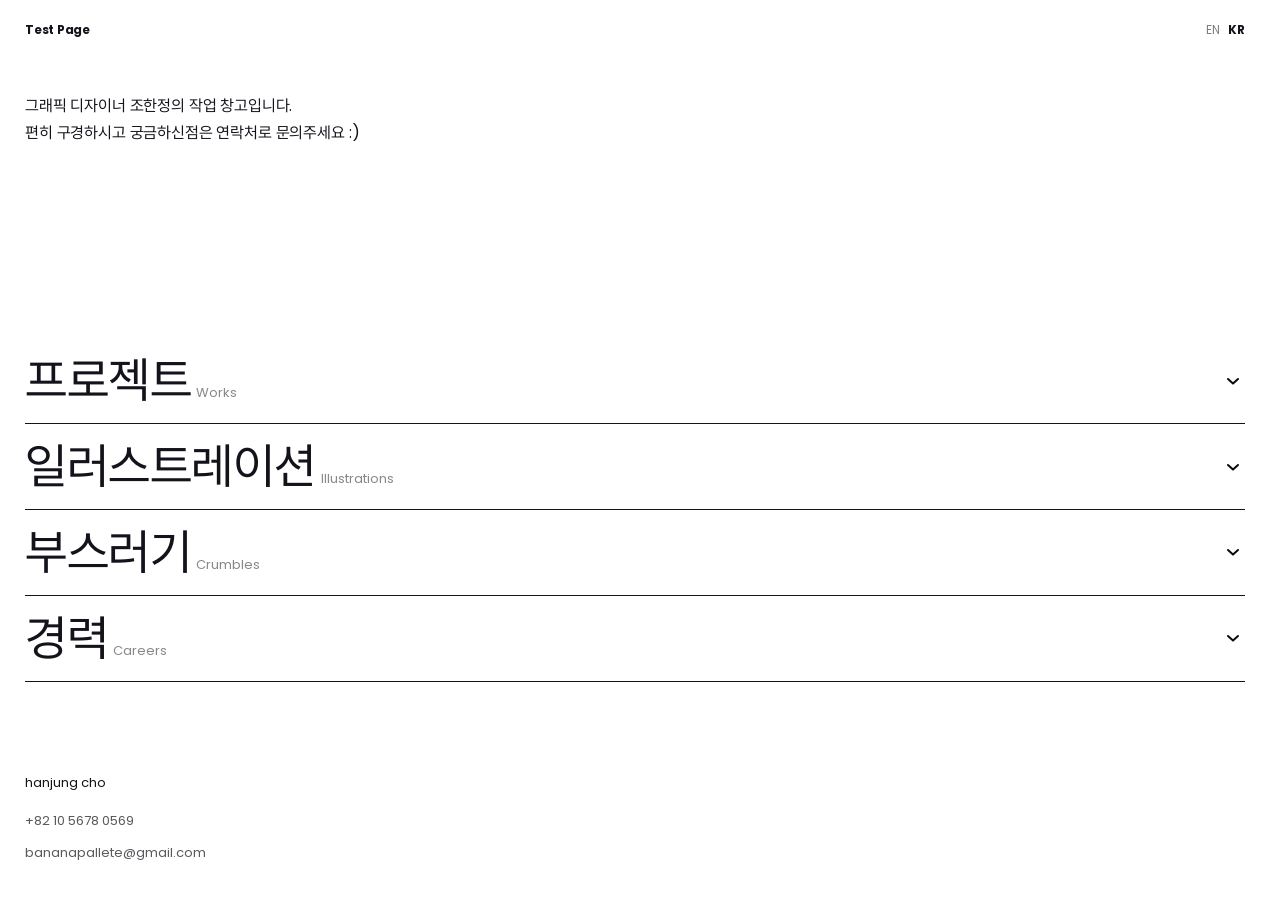
<file: index.html>
<!DOCTYPE html>
<html lang="ko">
<head>
<meta charset="UTF-8" />
<meta name="viewport" content="width=device-width, initial-scale=1.0" />
<title>Unlimit_Cho — Portfolio</title>
<link rel="stylesheet" href="style.css" />
</head>
<body>

<header class="site-header">
  <div class="container">
    <div class="brand">
      <span class="brand-name" id="brandName"></span>
      <span class="brand-role" id="brandRole"></span>
      <span class="skeleton-box skeleton-brand" id="brandSkeleton" aria-hidden="true"></span>
    </div>
    <div class="lang-switch" id="langSwitch">
      <button type="button" class="lang-btn" data-lang="en">EN</button>
      <button type="button" class="lang-btn active" data-lang="kr">KR</button>
    </div>
  </div>
</header>

<section class="work">
  <div class="container">
    <p class="site-bio" id="siteBio" hidden></p>
    <div class="skeleton-box skeleton-bio" id="bioSkeleton" aria-hidden="true"></div>
  </div>
  <div class="acc-list-wrap">
    <div class="acc-list" id="workSections"></div>
    <div class="page-skeleton" id="workSkeleton" aria-hidden="true">
      <div class="page-skeleton-inner">
        <div class="skeleton-box skeleton-row"></div>
        <div class="skeleton-box skeleton-row"></div>
        <div class="skeleton-box skeleton-row"></div>
        <div class="skeleton-box skeleton-row"></div>
      </div>
    </div>
  </div>
</section>

<footer class="site-footer">
  <div class="container footer-grid">
    <div>
      <div class="footer-title" id="footerName"></div>
      <div class="footer-contact" id="footerContact"></div>
    </div>
  </div>
</footer>

<script src="lenis.min.js"></script>
<script src="lenis-init.js"></script>
<script src="blocks.js"></script>
<script src="script.js"></script>
</body>
</html>
</file>
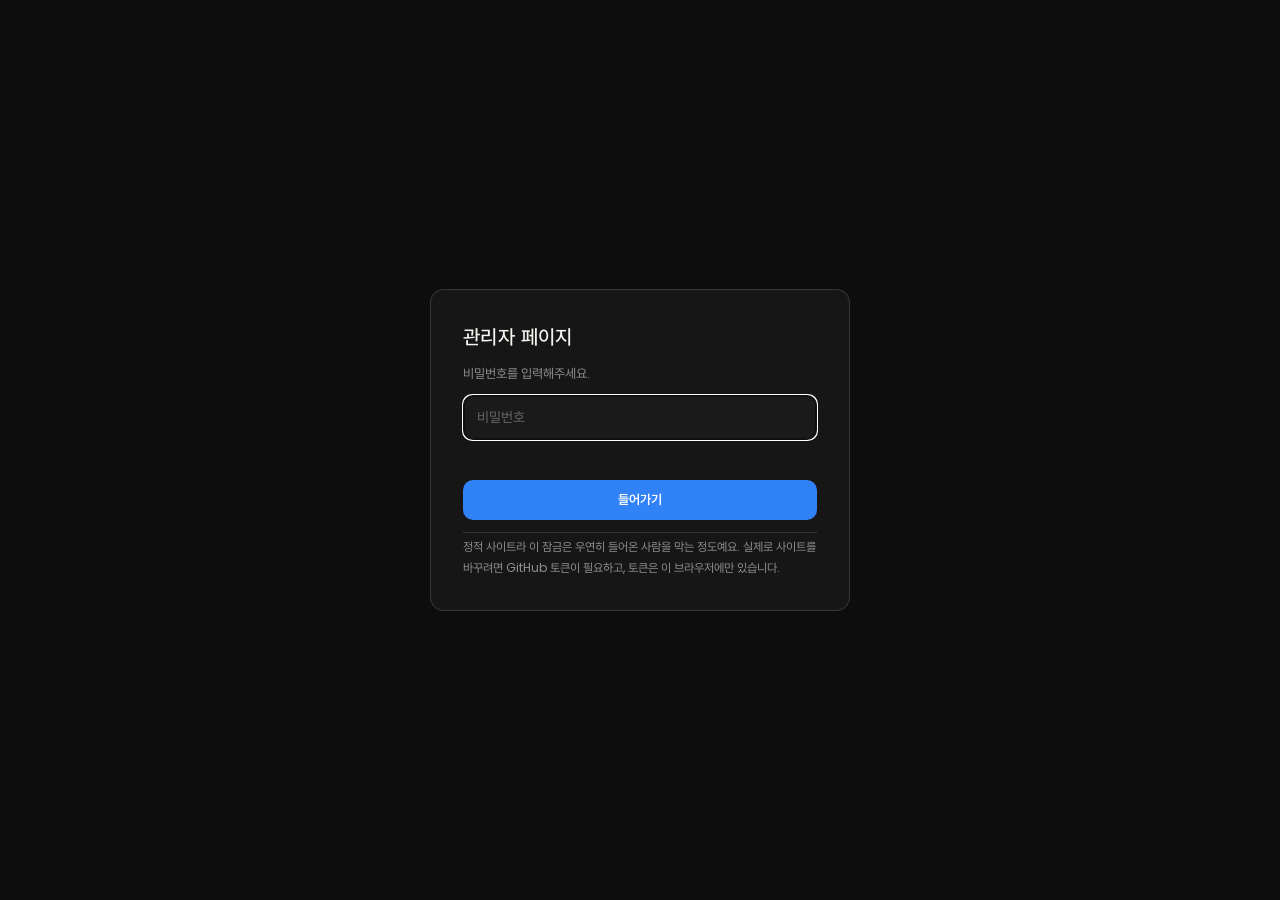
<file: admin.html>
<!DOCTYPE html>
<html lang="ko">
<head>
<meta charset="UTF-8" />
<meta name="viewport" content="width=device-width, initial-scale=1.0" />
<title>관리자 페이지 — Unlimit_Cho Portfolio</title>
<link rel="stylesheet" href="style.css" />
</head>
<body class="theme-dark admin-body">

<!-- 비밀번호를 넣기 전까지 관리자 화면을 덮는 잠금 판 -->
<div class="admin-gate" id="adminGate">
  <form class="admin-gate-card" id="adminGateForm">
    <h1>관리자 페이지</h1>
    <p class="admin-gate-sub">비밀번호를 입력해주세요.</p>

    <div class="admin-gate-setup" id="adminGateSetup" hidden>
      <p><strong>아직 비밀번호가 정해져 있지 않아요.</strong> 여기서 새로 정할 수 있어요.</p>
      <p>정하고 나면 아래에 나오는 해시값을 <code>admin-gate.js</code>의
         <code>ADMIN_PW_HASH</code>에 넣고 배포해야 다른 사람에게도 적용됩니다.</p>
    </div>

    <input type="password" id="adminGatePw" autocomplete="current-password" placeholder="비밀번호" />
    <input type="password" id="adminGatePw2" autocomplete="new-password" placeholder="비밀번호 확인" hidden />
    <p class="admin-gate-msg" id="adminGateMsg"></p>

    <div class="admin-gate-hash" hidden>
      <label for="adminGateHash">ADMIN_PW_HASH 에 넣을 값</label>
      <input type="text" id="adminGateHash" readonly />
    </div>

    <button class="btn btn-primary" id="adminGateSubmit" type="submit">들어가기</button>

    <p class="admin-gate-note">
      정적 사이트라 이 잠금은 우연히 들어온 사람을 막는 정도예요.
      실제로 사이트를 바꾸려면 GitHub 토큰이 필요하고, 토큰은 이 브라우저에만 있습니다.
    </p>
  </form>
</div>

<!-- 관리자 전용 유틸 바 — 이 바를 빼면 아래는 실제 사이트와 같은 구조 -->
<div class="admin-utilbar">
  <div class="container">
    <span class="autosave-status" id="autosaveStatus">불러오는 중...</span>
    <div class="admin-actions">
      <button class="btn btn-ghost btn-small" id="profileEditBtn" title="이름·연락처·레이아웃 설정">홈 관리</button>
      <button class="btn btn-ghost btn-small" id="previewBtn" title="지금 상태를 새 탭에서 미리보기">미리보기</button>
      <!-- 가끔 쓰는 것들은 한 곳에 모아 둔다. 토큰이 없으면 버튼에 점이 붙는다 -->
      <div class="menu-wrap">
        <button class="btn btn-ghost btn-small" id="moreBtn" aria-haspopup="menu" aria-expanded="false" aria-controls="moreMenu" title="파일·토큰·잠금">더보기</button>
        <div class="menu" id="moreMenu" role="menu" hidden>
          <button class="menu-item" id="tokenBtn" role="menuitem" title="배포에 쓸 GitHub 토큰 입력">GitHub 토큰</button>
          <div class="menu-sep"></div>
          <button class="menu-item file-btn" role="menuitem" title="data.json 파일을 직접 불러오기">
            파일에서 불러오기
            <input type="file" id="importFile" accept="application/json" />
          </button>
          <button class="menu-item" id="exportBtn" role="menuitem" title="data.json을 파일로 받아두는 백업">파일로 내보내기 (백업)</button>
          <button class="menu-item" id="resetBtn" role="menuitem" title="임시 저장을 지우고 원본 data.json을 다시 불러오기">원본 다시 불러오기</button>
          <div class="menu-sep"></div>
          <button class="menu-item" id="lockBtn" role="menuitem" title="이 브라우저의 잠금 해제를 취소하고 다시 잠그기">잠그기</button>
        </div>
      </div>
      <button class="btn btn-primary btn-small" id="publishBtn" title="지금 상태 전체를 GitHub에 커밋해 실제 사이트에 반영">사이트에 반영</button>
    </div>
  </div>
</div>

<!-- 임시저장 초안이 실제 사이트 내용과 다를 때만 나타나는 경고 -->
<div class="admin-stale" id="staleBanner" hidden>
  <div class="container">
    <span class="admin-stale-msg" id="staleMsg"></span>
    <div class="admin-stale-actions">
      <button class="btn btn-outline btn-small" id="staleUseServer" title="임시저장을 지우고 지금 사이트에 올라가 있는 내용을 가져옵니다">사이트에 올라간 내용 불러오기</button>
      <button class="btn btn-ghost btn-small" id="staleKeepDraft" title="화면에 올라와 있는 임시저장 내용을 그대로 두고 계속 편집합니다">임시저장 내용으로 계속 편집</button>
    </div>
  </div>
</div>

<!-- 프로필·레이아웃 설정. 팝업이 아니라 접었다 펴는 판이라
     아래 화면이 그대로 보이면서 값이 바뀌는 걸 볼 수 있다 -->
<div class="admin-panel" id="profilePanel" hidden>
  <div class="container">
    <div class="admin-panel-head">
      <strong>홈 관리</strong>
      <span class="admin-modal-savestate" id="profilePanelState"></span>
      <button class="btn btn-primary btn-small" id="profileSaveBtn">저장 · 사이트에 반영</button>
      <button class="btn btn-ghost btn-small" id="profileCloseBtn">닫기</button>
    </div>
    <div id="profilePanelBody"></div>
  </div>
</div>

<!-- 실제 사이트(index.html)와 동일한 헤더: 브랜드 + 카테고리 탭 -->
<header class="site-header">
  <div class="container">
    <div class="brand">
      <span class="brand-name" id="brandName"></span>
      <span class="brand-role" id="brandRole"></span>
    </div>
    <nav class="tabs" id="tabs"></nav>
  </div>
</header>

<!-- 실제 사이트와 동일한 카테고리별 섹션 그리드 (카드를 클릭하면 편집 팝업) -->
<section class="work">
  <div class="acc-list" id="workSections"></div>
</section>

<!-- 실제 사이트와 동일한 푸터 -->
<footer class="site-footer">
  <div class="container footer-grid">
    <div>
      <div class="footer-title" id="footerName"></div>
      <div class="footer-contact" id="footerContact"></div>
    </div>
  </div>
</footer>

<div class="admin-modal-overlay hidden" id="projectEditOverlay">
  <div class="admin-modal">
    <div class="admin-modal-topbar">
      <span class="admin-modal-savestate" id="modalSaveState"></span>
      <button class="btn btn-primary btn-small" id="projectEditSave">저장 · 사이트에 반영</button>
      <button class="admin-modal-close" id="projectEditClose" title="저장하지 않고 닫기">✕</button>
    </div>
    <div id="projectEditBody"></div>
  </div>
</div>

<!-- GitHub 토큰 입력. 예전엔 prompt()를 썼는데 임베드 브라우저 등
     일부 환경에서 prompt가 막혀 입력창이 아예 안 뜨는 문제가 있어 페이지 안에 둔다 -->
<div class="admin-modal-overlay hidden" id="tokenOverlay">
  <div class="admin-modal admin-modal-narrow">
    <div class="admin-modal-topbar">
      <strong>GitHub 토큰</strong>
      <button class="admin-modal-close" id="tokenCancel" title="취소">✕</button>
    </div>
    <p class="token-msg" id="tokenMsg"></p>
    <p class="token-help">
      발급: <a href="https://github.com/settings/tokens" target="_blank" rel="noopener">github.com/settings/tokens</a><br />
      · Fine-grained → 이 저장소만 고르고 <strong>Contents: Read and write</strong> (권장)<br />
      · classic → <strong>repo</strong> 권한 체크<br /><br />
      만료일은 '없음(No expiration)' 또는 최대한 길게 잡아주세요.
      토큰은 이 브라우저에만 저장되고, 기기를 옮기면 그 기기에서 한 번 넣어주면 됩니다.
    </p>
    <form id="tokenForm" autocomplete="off">
      <input type="password" id="tokenInput" class="token-input" placeholder="github_pat_… 또는 ghp_…" spellcheck="false" />
      <div class="token-actions">
        <button type="submit" class="btn btn-primary btn-small">저장</button>
        <button type="button" class="btn btn-ghost btn-small" id="tokenCancel2">취소</button>
      </div>
    </form>
  </div>
</div>

<!-- 지금 어느 부분을 수정 중인지 보여주는 안내 칩 (입력창에 포커스하면 나타남) -->
<div class="editing-indicator" id="editingIndicator" aria-live="polite"></div>

<script src="admin-gate.js"></script>
<script src="blocks.js"></script>
<script src="admin.js"></script>
</body>
</html>
</file>
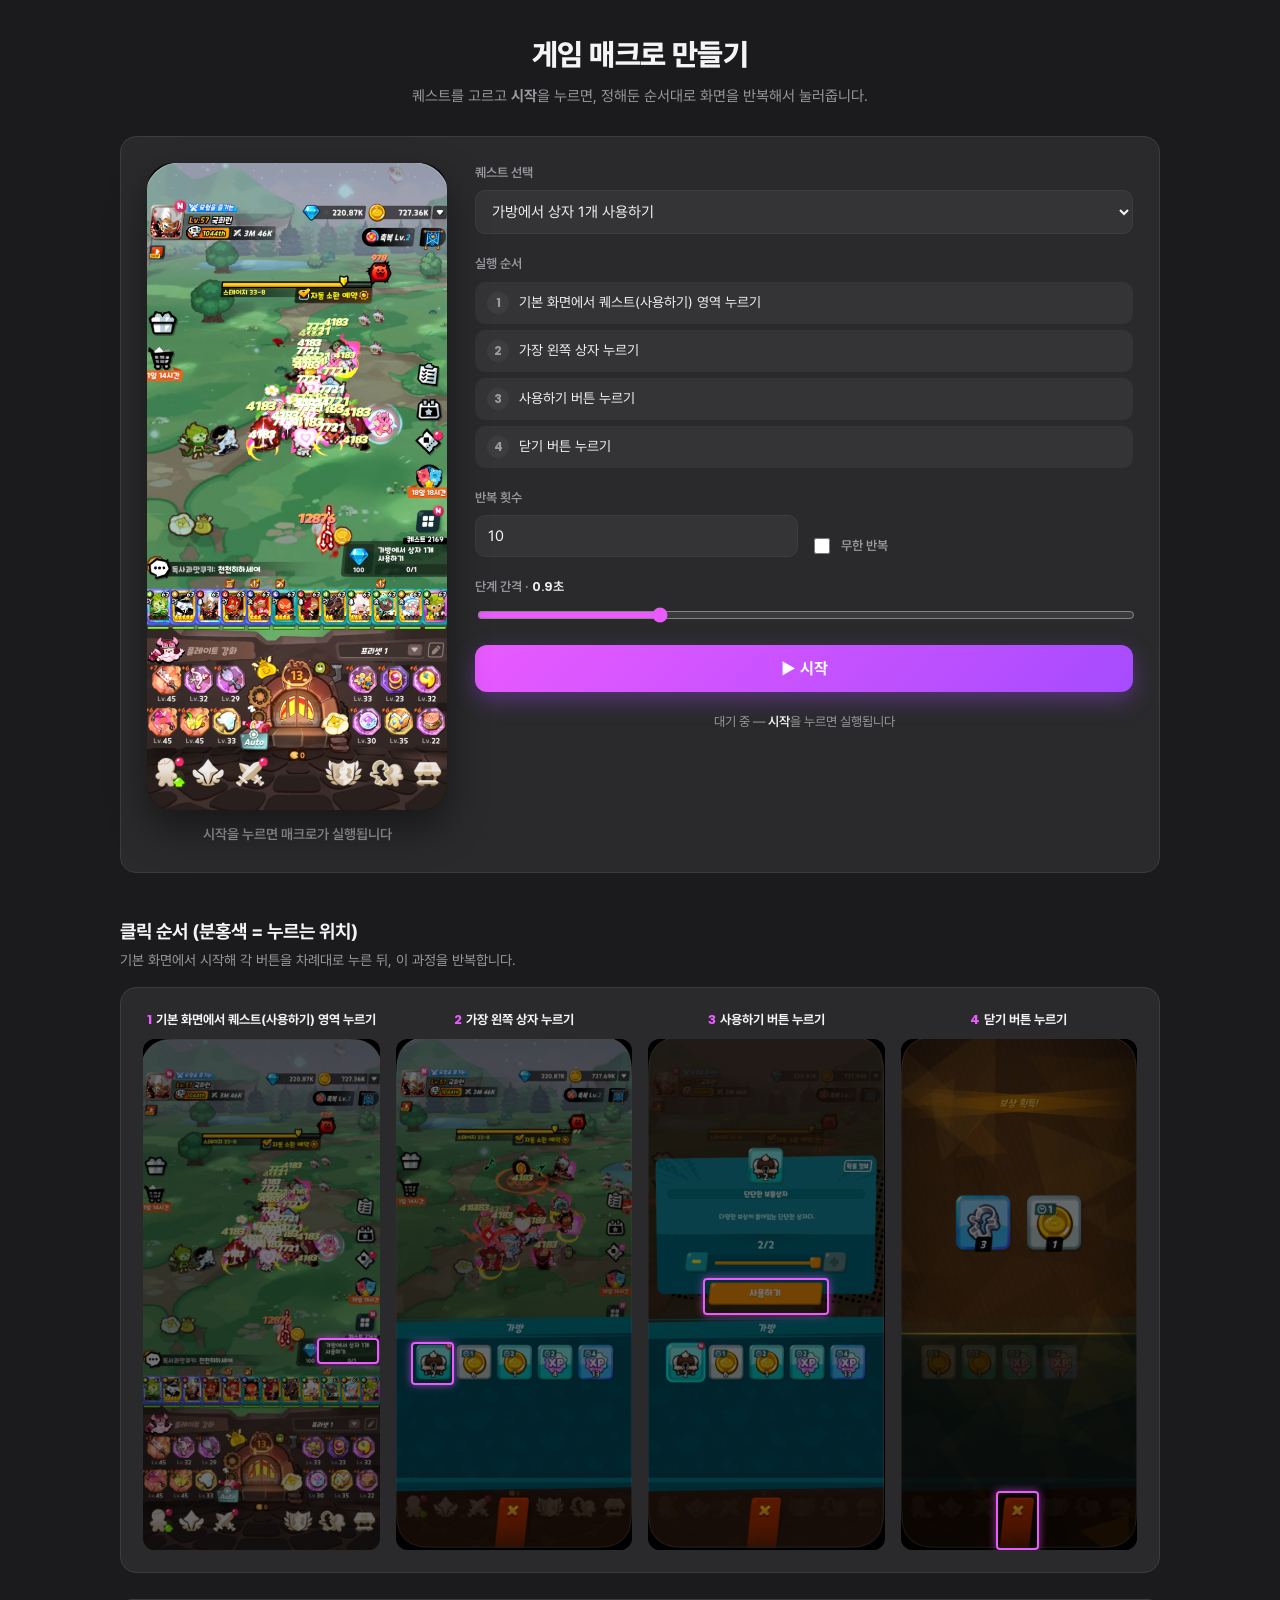
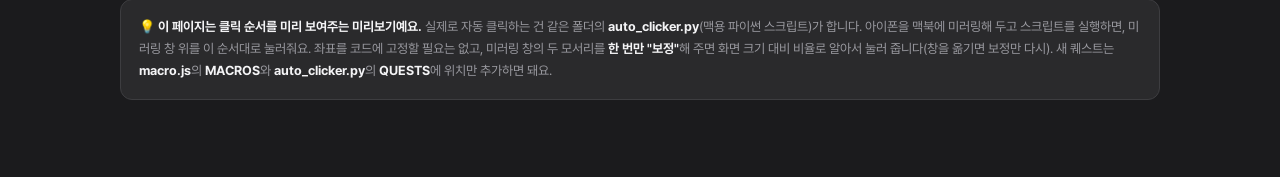
<file: macro.html>
<!DOCTYPE html>
<html lang="ko">
<head>
  <meta charset="UTF-8" />
  <meta name="viewport" content="width=device-width, initial-scale=1.0" />
  <title>게임 매크로 만들기</title>
  <link rel="stylesheet" href="macro.css" />
</head>
<body>
  <div class="wrap">
    <header class="page-head">
      <h1>게임 매크로 만들기</h1>
      <p>퀘스트를 고르고 <b>시작</b>을 누르면, 정해둔 순서대로 화면을 반복해서 눌러줍니다.</p>
    </header>

    <!-- 실행기 -->
    <section class="runner">
      <!-- 폰 미리보기 -->
      <div class="stage">
        <div class="phone" id="phone">
          <img class="phone__img" id="phoneImg" alt="게임 화면" />
          <div class="phone__dim" id="phoneDim"></div>
          <div class="phone__box" id="phoneBox"></div>
          <div class="phone__tap" id="phoneTap"></div>
        </div>
        <div class="stepcaption" id="stepCaption">시작을 누르면 매크로가 실행됩니다</div>
      </div>

      <!-- 컨트롤 -->
      <div class="panel">
        <div class="field">
          <label for="macroSelect">퀘스트 선택</label>
          <select id="macroSelect"></select>
        </div>

        <div class="field">
          <label>실행 순서</label>
          <div class="steplist" id="stepList"></div>
        </div>

        <div class="row">
          <div class="field">
            <label for="repeatCount">반복 횟수</label>
            <input type="number" id="repeatCount" min="1" value="10" />
          </div>
          <div class="field" style="justify-content:flex-end;">
            <label>&nbsp;</label>
            <label class="check"><input type="checkbox" id="infinite" /> 무한 반복</label>
          </div>
        </div>

        <div class="field">
          <label for="speed">단계 간격 · <span class="range-val" id="speedVal">0.9초</span></label>
          <input type="range" id="speed" min="300" max="2500" step="100" value="900" />
        </div>

        <button class="run-btn" id="runBtn">▶ 시작</button>
        <div class="status" id="status"></div>
      </div>
    </section>

    <!-- 스토리보드 (Figma 원본) -->
    <div class="board-head">
      <h2>클릭 순서 (분홍색 = 누르는 위치)</h2>
      <p>기본 화면에서 시작해 각 버튼을 차례대로 누른 뒤, 이 과정을 반복합니다.</p>
    </div>
    <div class="board" id="board"></div>

    <p class="note">
      💡 <b>이 페이지는 클릭 순서를 미리 보여주는 미리보기예요.</b>
      실제로 자동 클릭하는 건 같은 폴더의 <b>auto_clicker.py</b>(맥용 파이썬 스크립트)가 합니다.
      아이폰을 맥북에 미러링해 두고 스크립트를 실행하면, 미러링 창 위를 이 순서대로 눌러줘요.
      좌표를 코드에 고정할 필요는 없고, 미러링 창의 두 모서리를 <b>한 번만 "보정"</b>해 주면
      화면 크기 대비 비율로 알아서 눌러 줍니다(창을 옮기면 보정만 다시). 새 퀘스트는
      <b>macro.js</b>의 <b>MACROS</b>와 <b>auto_clicker.py</b>의 <b>QUESTS</b>에 위치만 추가하면 돼요.
    </p>
  </div>

  <script src="macro.js"></script>
</body>
</html>
</file>
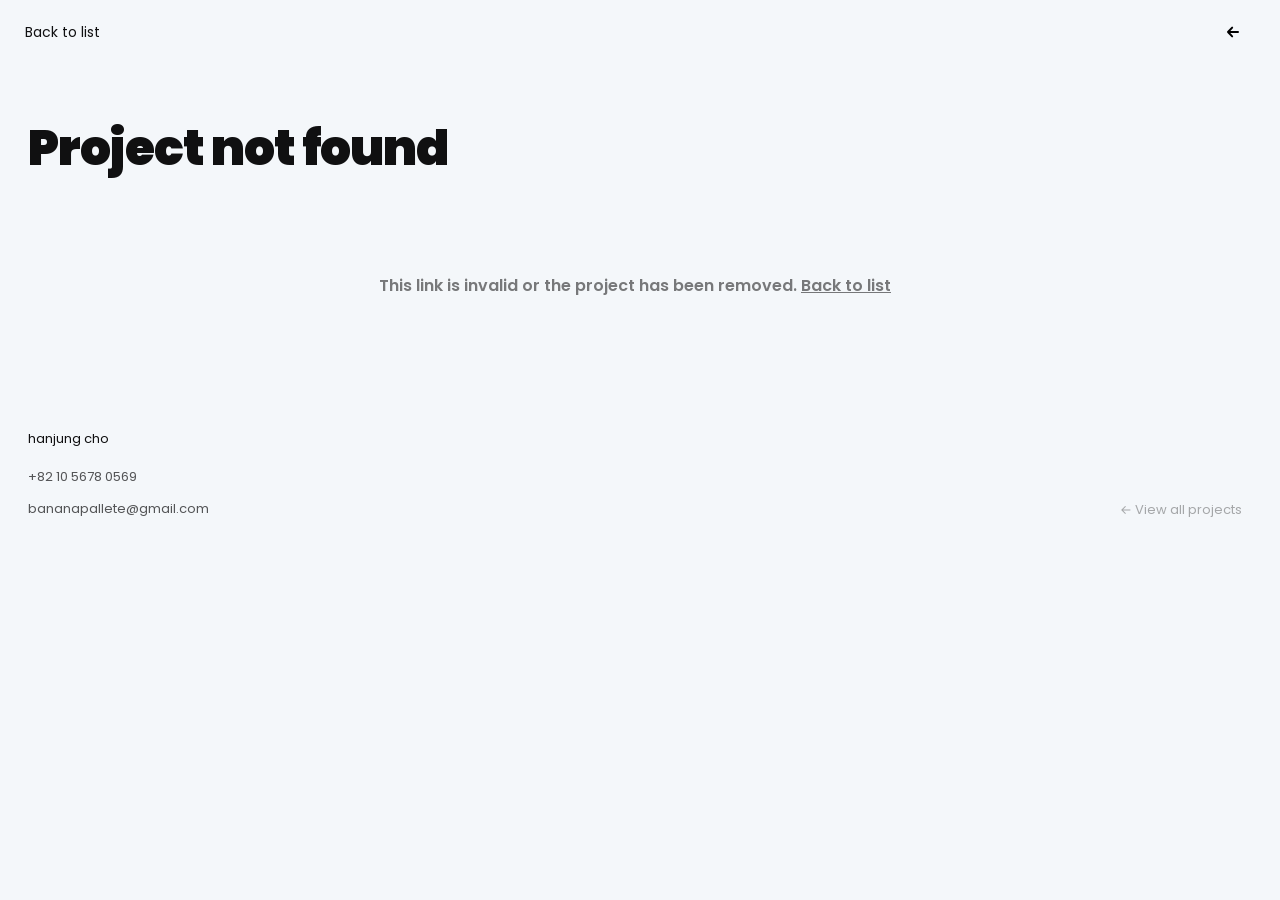
<file: project.html>
<!DOCTYPE html>
<html lang="ko">
<head>
<meta charset="UTF-8" />
<meta name="viewport" content="width=device-width, initial-scale=1.0" />
<title>Project — Unlimit_Cho Portfolio</title>
<link rel="stylesheet" href="style.css" />
</head>
<body>

<header class="proj-topbar">
  <div class="container proj-topbar-inner">
    <a id="backLink" class="back-link" href="index.html">Back to list</a>
    <a id="projBrand" class="proj-brand" href="index.html" aria-label="목록으로">
      <img src="assets/icons/arrow-left-sm.svg" alt="" class="proj-brand-icon" />
    </a>
  </div>
</header>

<main class="proj-main">
  <section class="proj-hero-wrap" id="projHeroWrap">
    <div class="container proj-hero">
      <h1 class="proj-title" id="projTitle"></h1>
    </div>
  </section>
  <div class="proj-blocks-wrap">
    <div class="proj-blocks" id="projectBlocks"></div>
  </div>
</main>

<footer class="site-footer">
  <div class="container footer-grid">
    <div>
      <div class="footer-title" id="footerName"></div>
      <div class="footer-contact" id="footerContact"></div>
    </div>
    <a class="footer-admin-link" href="index.html">← View all projects</a>
  </div>
</footer>

<button class="to-top" id="toTopBtn" type="button" aria-label="맨 위로" title="맨 위로">
  <img src="assets/icons/arrow-up-sm.svg" alt="" class="to-top-icon" />
</button>

<script src="lenis.min.js"></script>
<script src="lenis-init.js"></script>
<script src="blocks.js"></script>
<script src="project.js"></script>
</body>
</html>
</file>
<file: style.css>
/* ==========================================================================
   Unlimit_Cho Portfolio — Shared Design System
   미니멀 모노톤 스타일 (Poppins + Pretendard)
   ========================================================================== */

@font-face {
  font-family: "Poppins";
  src: url("fonts/poppins/Poppins-Regular.woff2") format("woff2");
  font-weight: 400;
  font-style: normal;
  font-display: swap;
}
@font-face {
  font-family: "Poppins";
  src: url("fonts/poppins/Poppins-Medium.woff2") format("woff2");
  font-weight: 500;
  font-style: normal;
  font-display: swap;
}
@font-face {
  font-family: "Poppins";
  src: url("fonts/poppins/Poppins-SemiBold.woff2") format("woff2");
  font-weight: 600;
  font-style: normal;
  font-display: swap;
}
@font-face {
  font-family: "Poppins";
  src: url("fonts/poppins/Poppins-Bold.woff2") format("woff2");
  font-weight: 700;
  font-style: normal;
  font-display: swap;
}
@font-face {
  font-family: "Poppins";
  src: url("fonts/poppins/Poppins-ExtraBold.woff2") format("woff2");
  font-weight: 800;
  font-style: normal;
  font-display: swap;
}
@font-face {
  font-family: "Poppins";
  src: url("fonts/poppins/Poppins-Black.woff2") format("woff2");
  font-weight: 900;
  font-style: normal;
  font-display: swap;
}

@font-face {
  font-family: "Pretendard";
  src: url("fonts/pretendard/Pretendard-Regular.woff2") format("woff2");
  font-weight: 400;
  font-style: normal;
  font-display: swap;
}
@font-face {
  font-family: "Pretendard";
  src: url("fonts/pretendard/Pretendard-Medium.woff2") format("woff2");
  font-weight: 500;
  font-style: normal;
  font-display: swap;
}
@font-face {
  font-family: "Pretendard";
  src: url("fonts/pretendard/Pretendard-SemiBold.woff2") format("woff2");
  font-weight: 600;
  font-style: normal;
  font-display: swap;
}
@font-face {
  font-family: "Pretendard";
  src: url("fonts/pretendard/Pretendard-Bold.woff2") format("woff2");
  font-weight: 700;
  font-style: normal;
  font-display: swap;
}
@font-face {
  font-family: "Pretendard";
  src: url("fonts/pretendard/Pretendard-ExtraBold.woff2") format("woff2");
  font-weight: 800;
  font-style: normal;
  font-display: swap;
}
@font-face {
  font-family: "Pretendard";
  src: url("fonts/pretendard/Pretendard-Black.woff2") format("woff2");
  font-weight: 900;
  font-style: normal;
  font-display: swap;
}

:root {
  --ink: #101011;
  --paper: #f4f7fa;
  --paper-soft: #eaeaea;
  --line: rgba(16, 16, 17, 0.12);
  --muted: rgba(16, 16, 17, 0.55);

  /* 포인트 컬러 */
  --branding: #ff4d6d;
  --sun: #ffc93c;

  --radius-lg: 28px;
  --radius-sm: 10px;
  /* 레이아웃 값. 관리자에서 조절하면 JS가 이 값들을 바꾼다 */
  --side: 28px;
  --wrap: 1350px;
  /* 상세 화면의 상단 메뉴 전용 (홈 값을 따라간다) */
  --side-menu: 28px;
  --wrap-menu: 1350px;
  --card-gap: 0px;

  /* 카드/패널처럼 배경 위에 살짝 떠 있는 면 */
  --panel: #ffffff;

  --shadow-pop: 0 20px 50px rgba(20, 18, 26, 0.22);

  --header-h: 78px;

  /* 반응형 타이포그래피 스케일(Figma 참고, 관리자 "텍스트 크기"에서 조절).
     국문/영문 크기는 같고 글꼴만 Pretendard/Poppins로 갈린다 — 각 요소가
     이미 그렇게 쓰고 있다. -mobile 값은 blocks.js가 인라인 스타일로 항상
     덮어쓰므로, 640px 아래에서 쓰는 곳마다 그 변수를 따로 참조해야 한다
     (미디어쿼리로 --text-display 자체를 되돌리는 방식은 인라인 스타일보다
     우선순위가 낮아 먹히지 않는다). */
  --text-display: 49px;         /* 대형 표시 */
  --text-display-mobile: 36px;
  --text-headline: 39px;        /* 헤드라인 */
  --text-headline-mobile: 30px;
  --text-h3: 20px;              /* 작은 제목 */
  --text-h3-mobile: 15px;
  --text-body: 16px;            /* 본문 기본 */
  --text-body-mobile: 12px;
  --text-label: 13px;           /* 라벨 / 작은 텍스트 */
  --text-label-mobile: 12px;
  --text-caption: 12px;         /* 캡션 */
  --text-caption-mobile: 11px;

  /* Poppins가 라틴 문자를 담당하고, 한글은 자동으로 Pretendard로 대체됩니다 */
  --font: "Poppins", "Pretendard", "Apple SD Gothic Neo", "Helvetica Neue", Arial, sans-serif;
}

/* 공개 사이트(index/project)와 관리자 페이지 모두 같은 다크 테마를 공유 */
body.theme-dark {
  --ink: #f5f4f0;
  --paper: #0d0d0d;
  --paper-soft: #1a1a1a;
  --panel: #161616;
  --line: rgba(245, 244, 240, 0.14);
  --muted: rgba(245, 244, 240, 0.55);
}

* { box-sizing: border-box; }

html, body {
  margin: 0;
  padding: 0;
}

/* 스크롤바는 늘 자리를 차지해 둬서(스크롤이 생기고 없어질 때 본문이 옆으로
   덜컹거리지 않게) 하되, 평소엔 거의 안 보이다가 스크롤하는 동안만 옅게
   나타난다. 실제 표시는 blocks.js가 스크롤 중에 붙이는 is-scrolling으로 켠다. */
html {
  scrollbar-gutter: stable;
  scrollbar-width: thin;
  scrollbar-color: transparent transparent;
}
html.is-scrolling {
  scrollbar-color: color-mix(in srgb, var(--ink) 35%, transparent) transparent;
}
::-webkit-scrollbar { width: 8px; height: 8px; }
::-webkit-scrollbar-track { background: transparent; }
::-webkit-scrollbar-thumb {
  background: transparent;
  border-radius: 8px;
  transition: background-color 0.3s ease;
}
html.is-scrolling ::-webkit-scrollbar-thumb {
  background: color-mix(in srgb, var(--ink) 35%, transparent);
}

body {
  background: var(--paper);
  color: var(--ink);
  font-family: var(--font);
  line-height: 1.5;
  -webkit-font-smoothing: antialiased;
  /* 콘텐츠 배경색 전환이 갑자기가 아니라 서서히 일어나도록 */
  transition: background-color 0.65s ease, color 0.65s ease;
}

a { color: inherit; text-decoration: none; }
img { max-width: 100%; display: block; }
button { font-family: inherit; cursor: pointer; }
input, textarea, select { font-family: inherit; }

::selection { background: var(--sun); color: var(--ink); }

.container {
  max-width: var(--wrap);
  margin: 0 auto;
  padding: 0 var(--side);
}

/* ---------------------------------- Header ---------------------------------- */

/* 배경은 본문(body)과 같은 색. 화면에 붙어 따라다니므로 투명하게 두면
   아래 내용이 비쳐 글자가 겹쳐 보이기 때문에 같은 색을 직접 칠한다. */
.site-header {
  position: sticky;
  top: 0;
  z-index: 40;
  background: var(--chrome, var(--paper));
  transition: background-color 0.65s ease;
}

/* 카테고리를 펼쳐 놓은 동안엔 GNB가 스크롤을 따라다니지 않고 그냥 흘러
   지나가게 둔다 — 그래야 열린 카테고리의 이름 줄이 최상단에 닿았을 때
   그 자리를 자연스럽게 넘겨받는다(.acc-item.open .acc-head 규칙 참고). */
body.has-open-category .site-header { position: static; }

.site-header .container {
  display: flex;
  align-items: center;
  justify-content: space-between;
  height: var(--header-h);
  gap: 14px;
}

.brand {
  display: flex;
  flex-direction: column;
  line-height: 1.1;
}

.brand-name {
  font-weight: 700;
  font-size: 12px;
  letter-spacing: -0.02em;
  transition: color 0.2s ease;
}

/* 디자인에는 로고 아래 부제가 없다. 관리자 헤더도 실제 사이트와 같은
   마크업을 재사용하므로, 여기서 감추면 두 화면이 함께 맞는다. */
.brand-role { display: none; }

/* ---------------------------------- 언어 전환 ---------------------------------- */

.lang-switch {
  display: flex;
  align-items: center;
  gap: 8px;
  font-size: 12px;
}

.lang-btn {
  border: none;
  background: transparent;
  padding: 0;
  font-family: "Poppins", "Pretendard", "Apple SD Gothic Neo", sans-serif;
  font-size: 12px;
  font-weight: 400;
  color: var(--muted);
}

.lang-btn.active { font-weight: 700; color: var(--ink); }

.tabs {
  display: flex;
  align-items: center;
  gap: 22px;
}

.tab {
  border: none;
  background: transparent;
  padding: 6px 0;
  /* 카테고리 이름은 Poppins로 고정 (한글은 Pretendard로 넘어간다) */
  font-family: "Poppins", "Pretendard", "Apple SD Gothic Neo", sans-serif;
  letter-spacing: -0.02em;
  font-weight: 400;
  font-size: 14px;
  color: var(--muted);
  transition: color 0.2s ease, transform 0.15s ease;
  white-space: nowrap;
  flex: none;
}

.tab:hover { transform: translateY(-1px); }

.tab.active { color: var(--ink); }

/* 카테고리 이름은 레귤러 두께로 통일하고, 선택 여부는 색으로만 구분한다.
   두 겹 크로스페이드 구조는 그대로 두어 레이아웃이 흔들리지 않게 유지 */
.tab-label {
  position: relative;
  display: inline-block;
  white-space: nowrap;
}

.tab-label .tl-bold {
  font-weight: 400;
  opacity: 0;
  transition: opacity 0.25s ease;
}

.tab-label .tl-reg {
  position: absolute;
  inset: 0;
  font-weight: 400;
  opacity: 1;
  transition: opacity 0.25s ease;
}

.tab.active .tab-label .tl-bold { opacity: 1; }
.tab.active .tab-label .tl-reg { opacity: 0; }

/* ---------------------------------- Work Grid ---------------------------------- */

.work {
  background: var(--paper);
  transition: background 0.2s ease;
  padding-bottom: 40px;
}

/* 카테고리별 단(섹션): 제목 줄 + 카드 그리드 */
.work-section {
  scroll-margin-top: calc(var(--header-h) + 8px);
}

/* 이름 줄 자체(.acc-head)는 공개 사이트와 똑같은 규칙을 그대로 쓴다.
   접힌 채로 쌓인 카테고리는 공개 사이트처럼 위아래 여백이 딱 붙어야 하므로
   기본값은 0 — 바로 앞 카테고리가 펼쳐져 있어(그리드가 있어) 구분이
   필요할 때만 관리자 전용으로 위쪽 여백을 더한다. */
.work-section-head {
  padding-top: 0;
}

.work-section:not(.ws-collapsed) + .work-section .work-section-head {
  padding-top: 44px;
}

/* 이름 줄을 누르면 접고 펼 수 있다. 화살표는 열려 있을 때만 위를 향한다 */
.ws-head-clickable { cursor: pointer; }
.ws-chevron-open { transform: rotate(180deg); }

.work-section-actions {
  display: flex;
  align-items: center;
  gap: 12px;
}

.work-section .work-grid {
  padding-top: var(--acc-panel-top, 5px);
  padding-bottom: var(--acc-panel-bottom, 24px);
}

/* 접힌 카테고리는 그리드만 감춘다 — 드래그로 다른 카테고리에 프로젝트를
   옮기려면 양쪽 다 펼쳐 놓아야 하므로, 공개 사이트처럼 하나만 열리게
   하지 않고 카테고리마다 따로 접고 편다(renderSections 참고). */
.work-section.ws-collapsed .work-grid { display: none; }

/* ---------------------------------- 홈 소개문 ---------------------------------- */

.site-bio {
  max-width: 560px;
  margin: 0;
  padding-top: 32px;
  font-family: "Poppins", "Pretendard", "Apple SD Gothic Neo", sans-serif;
  font-size: var(--text-body);
  line-height: 1.7;
  letter-spacing: -0.01em;
  color: var(--ink);
  white-space: pre-line;
}

.site-bio[hidden] { display: none; }

/* ------------------------------- 카테고리 아코디언 -------------------------------
   평소엔 이름 줄만 보이고, 누르면 그 줄 바로 아래로 프로젝트 그리드가 펼쳐진다.
   한 번에 하나만 열리도록 script.js가 다른 항목을 함께 접는다. */

.acc-list { padding-top: var(--acc-list-top, 82px); }

/* 헤더·푸터의 .container 와 같은 폭·좌우 여백을 그대로 맞춘다 (이름 줄이 화면
   끝에 딱 붙어버리던 걸 고침). 그리드는 이미 .work-grid 규칙이 같은 여백을
   자체로 넣고 있어서, 아래 .acc-item .work-grid 에서 그 몫만큼 지워 중복을 막는다. */
.acc-item {
  position: relative;
  max-width: var(--wrap);
  margin: 0 auto;
  padding-left: var(--side);
  padding-right: var(--side);
}

.acc-item .work-grid {
  padding-top: var(--acc-panel-top, 5px);
  padding-bottom: var(--acc-panel-bottom, 24px);
  padding-left: 0;
  padding-right: 0;
  max-width: none;
  margin: 0;
}

/* 스크롤 위치를 감지하는 투명한 기준점. acc-head 바로 위, 딱 그 자리에
   숨어있다가 뷰포트 위로 넘어가는 순간을 script.js의 IntersectionObserver가
   잡아서 is-stuck 을 붙인다(= 지금 GNB 자리를 대신하고 있다는 뜻). */
.acc-sentinel {
  position: absolute;
  top: 0;
  left: 0;
  width: 1px;
  height: 1px;
  visibility: hidden;
  pointer-events: none;
}

/* 카테고리가 열린 채로 스크롤해서 이름 줄이 최상단에 닿으면, 그 줄이 GNB
   자리를 넘겨받아 대신 붙박이가 된다(= GNB는 자연스럽게 스크롤되어 밀려난다.
   body.has-open-category 규칙 참고). */
.acc-item.open .acc-head {
  position: sticky;
  top: 0;
  z-index: 40;
  background: var(--chrome, var(--paper));
}

.acc-head {
  display: flex;
  align-items: center;
  justify-content: space-between;
  gap: 16px;
  width: 100%;
  border: none;
  /* 경계선을 패딩이 붙은 .acc-item이 아니라 여기(.acc-head)에 둬야, 좌우
     여백을 넘어 화면 끝까지 삐져나가지 않고 글자와 같은 선에서 끝난다. */
  border-bottom: 0.5px solid var(--ink);
  background: transparent;
  padding: var(--acc-head-gap, 13px) 0;
  text-align: left;
  color: var(--ink);
}

/* 내용을 숨겨 둔 카테고리(cat.contentHidden). 이름 줄만 남아 펼쳐지지 않으므로
   누를 수 있는 것처럼 보이면 안 된다 — 손가락 커서와 흐려짐을 모두 되돌린다. */
.acc-locked .acc-head {
  cursor: default;
  opacity: 1;
  color: var(--ink);
}

.acc-head-text {
  display: flex;
  align-items: baseline;
  gap: 5px;
  min-width: 0;
  transition: gap 0.3s ease-in-out;
}

.acc-name {
  font-family: "Pretendard", "Apple SD Gothic Neo", sans-serif;
  font-size: var(--text-display);
  line-height: 1.2;
  font-weight: 400;
  letter-spacing: -0.01em;
  white-space: nowrap;
  overflow: hidden;
  text-overflow: ellipsis;
  transition: font-size 0.3s ease-in-out;
}

/* 최상단에 붙어 GNB를 대신하는 동안에는 이름을 줄여 얇은 바처럼 보이게 한다(작은
   제목 크기로). .open 으로 한정해야 한다 — 닫힌 채 아래에 있는 다른 카테고리도
   스크롤로 기준점을 지나칠 수 있는데, 그건 붙박이가 된 게 아니라서 글자가 줄면 안 된다. */
.acc-item.open .acc-head.is-stuck .acc-name { font-size: var(--text-h3); }
.acc-item.open .acc-head.is-stuck .acc-head-text { gap: 2.5px; }

.acc-sub {
  font-family: "Poppins", "Pretendard", "Apple SD Gothic Neo", sans-serif;
  font-size: var(--text-label);
  line-height: 1.7;
  font-weight: 400;
  opacity: 0.5;
  white-space: nowrap;
}

.acc-chevron {
  width: 24px;
  height: 24px;
  flex: none;
  transition: transform 0.3s ease;
}

/* 다크 배경(--ink가 밝은색)에서도 화살표가 보이도록 이미지 자체를 반전시킨다 */
body.bg-takeover:not(.bg-takeover-light) .acc-chevron { filter: invert(1); }

.acc-item.open .acc-chevron { transform: rotate(180deg); }

/* 높이를 모르는 콘텐츠를 부드럽게 접고 펴는 기법. grid-template-rows: 0fr↔1fr
   트랜지션이 더 깔끔하지만 일부 브라우저에서 트랙 높이가 0으로 무너지는
   렌더링 버그가 있어, 열 때 JS가 실제 높이를 재서 max-height로 넣어준다
   (script.js의 아코디언 클릭 핸들러 참고). */
.acc-panel {
  max-height: 0;
  overflow: hidden;
  transition: max-height 0.4s ease;
}

/* ------------------------------- 경력(이력서) 레이아웃 -------------------------------
   프로젝트 그리드 대신 쓰는 이력서 형태. About·Skills·Experience·Education을
   왼쪽 영문 라벨 + 오른쪽 내용의 행으로 나열한다 (Figma node 501:1626). */
.career {
  width: 100%;
  max-width: var(--wrap);
  margin: 0 auto;
  padding: var(--acc-panel-top, 5px) var(--side) var(--acc-panel-bottom, 24px);
  display: flex;
  flex-direction: column;
  gap: 32px;
}

.career-row {
  display: flex;
  align-items: flex-start;
  gap: 24px;
}

.career-row-label {
  flex: 0 0 120px;
  font-family: "Poppins", "Pretendard", "Apple SD Gothic Neo", sans-serif;
  font-size: var(--text-h3);
  line-height: 1.2;
  font-weight: 500;
  color: var(--ink);
}

/* About — 이름·생년월일·전화·이메일을 전부 같은 크기·색으로 둔다(Figma 참고) */
.career-about { display: flex; align-items: center; gap: 24px; flex-wrap: wrap; }
.career-avatar {
  width: 56px;
  height: 56px;
  border-radius: 50%;
  background: var(--paper-soft);
  flex: none;
}
.career-about-info { display: flex; flex-direction: column; gap: 10px; }
.career-about-line {
  display: flex;
  gap: 24px;
  font-family: "Pretendard", "Apple SD Gothic Neo", sans-serif;
  font-size: var(--text-body);
  line-height: 1.2;
  color: var(--ink);
  flex-wrap: wrap;
}

/* Skills — 라벨(2D·Motion·3D·AI)이 테두리 있는 뱃지가 됐다. 라벨+아이콘을
   그룹으로 묶어 좁은 화면에서 줄바꿈이 일어나도 그룹째로 넘어간다. */
.career-skills { display: flex; flex-wrap: wrap; align-items: center; gap: 10px 30px; }
.career-skill-group { display: flex; align-items: center; gap: 5px; }
.career-skill-group-label {
  display: flex;
  align-items: center;
  justify-content: center;
  height: 28px;
  padding: 0 14px;
  border: 0.5px solid color-mix(in srgb, var(--ink) 35%, transparent);
  border-radius: 5px;
  font-family: "Poppins", "Pretendard", "Apple SD Gothic Neo", sans-serif;
  font-size: var(--text-caption);
  font-weight: 500;
  color: var(--muted);
  white-space: nowrap;
}
.career-skill-icon { width: 28px; height: 28px; display: block; flex: none; }

/* Experience / Education — 최종 항목만 실선 테두리로 도드라지고, 나머지는
   옅게(점선·70% 투명도) 이어 붙인다. 화살표 없이 카드만 촘촘히 늘어놓는다. */
.career-timeline-wrap {
  display: flex;
  flex-direction: column;
  align-items: flex-start;
  gap: 12px;
  flex: 1 1 auto;
  min-width: 0;
}
.career-timeline { display: flex; align-items: stretch; gap: 10px; flex-wrap: wrap; }

.career-card {
  border-radius: 5px;
  padding: 20px;
  display: flex;
  flex-direction: column;
  gap: 6px;
  font-family: "Pretendard", "Apple SD Gothic Neo", sans-serif;
  font-size: 12px;
  letter-spacing: -0.02em;
}
.career-card-main {
  border: 1.1px solid var(--ink);
  width: 230px;
}
.career-card-more {
  border: 0.5px dashed var(--ink);
  opacity: 0.75;
  width: 230px;
}
.career-card-line { display: flex; gap: 8px; }
.career-card-label { flex: 0 0 40px; color: var(--ink); }
.career-card-value { color: var(--ink); }
.career-card-value-strong { color: var(--ink); font-weight: 700; }

/* 모바일에서는 한 줄로 늘어놓는 대신 2열 그리드로 접어, 최종 항목과
   이전 이력을 스크롤 없이 한 화면에서 모두 볼 수 있게 한다. */
@media (max-width: 640px) {
  .career-row { flex-direction: column; align-items: stretch; gap: 8px; }
  .career-row-label { flex: none; }
  .career-timeline-wrap { align-items: stretch; min-width: 0; }
  .career-timeline {
    display: grid;
    grid-template-columns: repeat(2, minmax(0, 1fr));
    gap: 10px;
  }
  .career-card-main,
  .career-card-more {
    width: auto;
  }
}

/* 화면 끝에 붙지 않도록 좌우 여백을 준다. 헤더·섹션 제목·푸터가 쓰는
   .container 와 같은 폭·여백이라 카드가 브랜드명·제목과 같은 선에서 시작한다. */
.work-grid,
.proj-blocks {
  width: 100%;
  max-width: var(--wrap);
  margin-left: auto;
  margin-right: auto;
  padding-left: var(--side);
  padding-right: var(--side);
}

.work-grid {
  display: grid;
  grid-template-columns: repeat(2, 1fr);
  gap: var(--card-gap);
}

.card {
  position: relative;
  cursor: pointer;
  overflow: hidden;
  border-radius: var(--card-radius, 0px);
  /* 카드 폭을 기준(cqw)으로 글자 크기를 잡아, 화면이 좁아져도 비율이 유지된다 */
  container-type: inline-size;
}

/* 마우스를 올리면 커버가 어두워진다. 이 판 하나만 어둡게 하고
   그 위에 제목·설명을 얹는다 (관리자 카드는 글자 없이 이 판만 쓴다).
   관리자 카드의 삭제·드래그 버튼은 z-index로 이 위에 뜬다. */
.card::after {
  content: "";
  position: absolute;
  inset: 0;
  background: rgba(0, 0, 0, 0.85);
  opacity: 0;
  pointer-events: none;
  transition: opacity 0.3s ease;
}

.card:hover::after { opacity: 1; }

/* 어두워진 판 위에 뜨는 제목·설명 (공개 사이트에만 있다) */
.card-body {
  position: absolute;
  inset: 0;
  z-index: 1;
  display: flex;
  flex-direction: column;
  align-items: center;
  justify-content: center;
  text-align: center;
  padding: 32px;
  opacity: 0;
  pointer-events: none;
  transition: opacity 0.3s ease;
}

.card:hover .card-body { opacity: 1; }

/* 디자인 기준: 661px 폭 카드에서 제목 44.05px / 설명 12px / 태그 10px */
.card-title {
  font-family: "Poppins", "Pretendard", "Apple SD Gothic Neo", sans-serif;
  font-size: clamp(16px, 6.66cqw, 44px);
  font-weight: 500;
  line-height: 1.39;
  letter-spacing: -0.02em;
  color: #fff;
  margin-bottom: 4px;
}

.card-desc {
  font-family: "Pretendard", "Apple SD Gothic Neo", sans-serif;
  font-size: var(--text-label);
  line-height: 1.39;
  letter-spacing: -0.02em;
  color: #fff;
  display: -webkit-box;
  -webkit-line-clamp: 2;
  -webkit-box-orient: vertical;
  overflow: hidden;
}

/* 사용 툴 태그 (알약) */
.card-tags {
  display: flex;
  flex-wrap: wrap;
  align-items: center;
  justify-content: center;
  gap: 5px;
  margin-top: 14px;
}

.card-tag {
  padding: 4px 13px;
  border-radius: 70px;
  border: 1px solid rgba(255, 255, 255, 0.35);
  background: rgba(255, 255, 255, 0.15);
  font-family: "Poppins", "Pretendard", "Apple SD Gothic Neo", sans-serif;
  font-size: clamp(9px, 1.51cqw, 10px);
  line-height: 1.39;
  letter-spacing: -0.02em;
  color: #fff;
  white-space: nowrap;
}

/* ------------------------------ 툴 아이콘 (공용) ------------------------------
   크기는 쓰는 쪽에서 정하고, 안쪽 그림은 비율로 자리를 잡는다.
   모서리 반경도 디자인 비율(5.052 / 28.125 = 17.96%)을 따른다. */

.tool-icon {
  position: relative;
  display: block;
  width: 100%;
  height: 100%;
  border-radius: 17.96%;
  overflow: hidden;
}

.tool-icon-leaf {
  position: absolute;
  overflow: hidden;
}

.tool-icon-leaf img {
  position: absolute;
  inset: 0;
  width: 100%;
  height: 100%;
  max-width: none;
  object-fit: cover;
  pointer-events: none;
}

.card-media {
  aspect-ratio: 16 / 9;
  width: 100%;
  display: flex;
  align-items: center;
  justify-content: center;
  background: var(--paper-soft);
  position: relative;
  overflow: hidden;
}

.card-media img,
.card-media video {
  width: 100%;
  height: 100%;
  object-fit: cover;
  transition: transform 0.5s ease;
}

.card:hover .card-media img,
.card:hover .card-media video {
  transform: scale(1.04);
}

/* 평소엔 이미지만 보이다가, 마우스를 올리면 어두운 스크림 위로 제목·설명이 중앙에 페이드인 */
.empty-state {
  padding: 60px 20px;
  text-align: center;
  color: var(--muted);
  font-weight: 600;
  grid-column: 1 / -1;
}

/* ---------------------------------- 상세 페이지 태그 ---------------------------------- */

/* ---------------------------------- Footer ---------------------------------- */

.site-footer {
  background: var(--chrome, var(--paper));
  padding: 50px 0 40px;
}

.footer-grid {
  display: flex;
  flex-wrap: wrap;
  justify-content: space-between;
  gap: 24px;
  align-items: flex-end;
}

/* 이름과 연락처는 같은 크기·같은 두께로 두고, 색 하나로만 위계를 준다.
   두께와 크기를 함께 키우면 푸터가 본문보다 무거워 보인다. */
.footer-title {
  font-size: var(--text-label);
  line-height: 1.7;
  font-weight: 400;
  margin-bottom: 16px;
}

.footer-contact {
  display: flex;
  flex-direction: column;
  gap: 10px;
  font-size: var(--text-label);
  line-height: 1.7;
  font-weight: 400;
  color: color-mix(in srgb, var(--ink) 70%, transparent);
}

.footer-contact a:hover { color: var(--branding); }

.footer-admin-link {
  font-size: var(--text-label);
  color: color-mix(in srgb, var(--ink) 35%, transparent);
  font-weight: 400;
}

.footer-admin-link:hover { color: color-mix(in srgb, var(--ink) 60%, transparent); }

/* --------- 프로젝트 배경색: 그 프로젝트를 여는 동안 전체 배경이 서서히 바뀐다 --------- */

/* 배경이 켜져 있는 동안에는 페이지의 기본 배경(--paper) 대신 인라인 색이 쓰인다.
   본문 영역들이 자기 배경으로 덮어버리지 않도록 투명 처리 */
body.bg-takeover .work,
body.bg-takeover .proj-main,
body.bg-takeover .site-footer {
  background: transparent;
}

/* 밝은 색으로 덮었을 때는 글자·선을 어두운 쪽으로 뒤집어 대비를 유지
   (.preview-light 는 관리자 미리보기에서 같은 규칙을 쓰기 위한 것) */
body.bg-takeover-light,
.preview-light {
  --ink: #14121a;
  --paper: #faf9f6;
  --paper-soft: #f1efe9;
  --line: rgba(20, 18, 26, 0.12);
  --muted: rgba(20, 18, 26, 0.55);
}

/* 어두운 색으로 덮었을 때는 반대로 글자·선을 밝은 쪽으로 뒤집는다.
   기본 테마가 원래 어두웠을 땐 --ink가 이미 밝은색이라 이 분기가 필요 없었지만,
   기본 테마를 라이트로 바꾸면서 --ink가 어두운색이 됐고, 어두운 배경을 고르면
   어두운 글자가 어두운 배경 위에 얹혀 안 보이게 됐다 — 그 반대쪽 분기. */
body.bg-takeover:not(.bg-takeover-light) {
  --ink: #f4f7fa;
  --paper: #101011;
  --paper-soft: #1c1c1e;
  --line: rgba(244, 247, 250, 0.16);
  --muted: rgba(244, 247, 250, 0.6);
}

/* 배경 전환에 맞춰 글자색도 서서히 따라오도록 */
.proj-title,
.back-link,
.proj-brand,
.footer-title,
.footer-contact,
.blk-text {
  transition: color 0.65s ease;
}

/* --------- 스크롤 리빌: 스켈레톤으로 반짝이다가 위→아래 순서로 등장 ---------
   블록 자신은 그대로 살려 두고(따로 opacity로 숨기지 않는다), 그 위에
   ::before로 스켈레톤 판을 얹어 반짝이게 한 뒤 지워서 내용을 드러낸다.
   같이 화면에 들어온 블록은 --reveal-delay(JS가 문서 순서대로 채움)만큼
   차례로 늦게 걷히므로 위에서 아래로 등장하는 것처럼 보인다. */

.reveal {
  --reveal-delay: 0ms;
  position: relative;
  transform: translateY(48px);
  transition: transform 0.6s ease-out;
  transition-delay: var(--reveal-delay);
  will-change: transform;
}

.reveal.reveal-in {
  transform: none;
}

/* .blk-text는 배경 전환 색 트랜지션도 함께 걸려 있어, 더 구체적인 선택자로
   두 트랜지션을 한 선언에 같이 적어야 서로 지우지 않는다 */
.blk-text.reveal {
  transition: color 0.65s ease, transform 0.6s ease-out;
  transition-delay: 0s, var(--reveal-delay);
}

.reveal::before {
  content: "";
  position: absolute;
  inset: 0;
  z-index: 1;
  border-radius: inherit;
  background-color: var(--paper-soft);
  background-image: linear-gradient(
    100deg,
    transparent 30%,
    color-mix(in srgb, var(--ink) 10%, transparent) 50%,
    transparent 70%
  );
  background-size: 200% 100%;
  animation: skeleton-shimmer 1.6s ease-in-out infinite;
  opacity: 1;
  transition: opacity 0.6s ease-out;
  transition-delay: var(--reveal-delay);
  pointer-events: none;
}

.reveal.reveal-in::before {
  opacity: 0;
}

@keyframes skeleton-shimmer {
  0% { background-position: 200% 0; }
  100% { background-position: -200% 0; }
}

@media (prefers-reduced-motion: reduce) {
  .reveal,
  .blk-text.reveal {
    transform: none;
    transition: none;
  }
  .reveal::before {
    opacity: 0;
    animation: none;
    transition: none;
  }
}

/* -------- 페이지 로딩 스켈레톤: 실제 콘텐츠 자리에 반짝이다가 사라짐 --------
   데이터가 오기 전까지 목록 페이지의 실제 콘텐츠 자리(.acc-list-wrap)를
   빈 채로 두지 않고, 그 위에 겹쳐 반짝이는 판을 깐다. 데이터가 오면 JS가
   is-hidden을 붙여 서서히 지운다 — 실제 콘텐츠는 이미 밑에 그려져 있으므로
   막이 걷히듯 자연스럽게 드러난다.
   (상세 페이지 .proj-blocks-wrap은 블록 높이가 프로젝트마다 크게 달라
   스켈레톤이 자리를 미리 잡아주는 의미가 없어서 스켈레톤을 쓰지 않는다.) */
.acc-list-wrap {
  position: relative;
  min-height: 320px;
}

.page-skeleton {
  position: absolute;
  inset: 0;
  opacity: 1;
  transition: opacity 0.4s ease;
}

.page-skeleton.is-hidden {
  opacity: 0;
  pointer-events: none;
}

/* 실제 카테고리 줄(.acc-item)과 똑같이 가운데 정렬하고 좌우 여백을 줘야,
   스켈레톤이 진짜 콘텐츠와 같은 자리에 온다 */
.page-skeleton-inner {
  width: 100%;
  max-width: var(--wrap);
  margin: 0 auto;
  padding: 0 var(--side);
  display: flex;
  flex-direction: column;
  gap: 14px;
}

/* 목록 페이지의 실제 카테고리 줄(.acc-list)은 위에 --acc-list-top만큼
   여백을 두고 시작하는데, 스켈레톤은 그 여백 없이 위에 딱 붙어 있어서
   소개문과 너무 가까워 보였다. 같은 여백을 넣어 시작 위치를 맞춘다 */
#workSkeleton .page-skeleton-inner {
  padding-top: var(--acc-list-top, 82px);
}

.skeleton-box {
  border-radius: var(--radius-sm);
  background-color: var(--paper-soft);
  background-image: linear-gradient(
    100deg,
    transparent 30%,
    color-mix(in srgb, var(--ink) 10%, transparent) 50%,
    transparent 70%
  );
  background-size: 200% 100%;
  animation: skeleton-shimmer 1.6s ease-in-out infinite;
  transition: opacity 0.3s ease;
}

/* 목록·상세의 큰 영역(.page-skeleton) 말고도, 브랜드명·소개문처럼
   낱개로 반짝이다 사라지는 작은 조각들에 쓴다 */
.skeleton-box.is-hidden {
  opacity: 0;
  pointer-events: none;
}

/* 카테고리 이름 줄과 비슷한 높이의 가로 막대 */
.skeleton-row { height: 76px; }

/* 헤더 브랜드명 자리. .brand가 비어 있는 동안(position:relative) 그
   왼쪽 위에 겹쳐 놓는다 */
.brand { position: relative; }
.skeleton-brand {
  position: absolute;
  top: 1px;
  left: 0;
  width: 64px;
  height: 12px;
  border-radius: 3px;
}

/* 홈 소개문 자리. 문단이 실제로 몇 줄일지 몰라 3줄 정도로 어림잡는다 */
.skeleton-bio {
  max-width: 420px;
  height: 78px;
  margin-top: 32px;
}

@media (prefers-reduced-motion: reduce) {
  .page-skeleton { transition: none; }
  .skeleton-box { animation: none; }
}

/* ================================================================
   Admin page
   ================================================================ */

/* 관리자 화면의 모든 입력 요소는 다크 테마 색을 따른다
   (브라우저 기본값이 흰 배경/검은 글자라 명시가 필요) */
/* 글자를 넣는 칸에만 해당한다. 슬라이더 막대는 자기 배경으로 채움 정도를
   그리므로 여기서 덮어쓰면 막대가 통째로 가려진다. */
.admin-body input:not([type="color"]):not([type="file"]):not([type="checkbox"]):not([type="range"]),
.admin-body textarea,
.admin-body select,
.admin-modal input:not([type="color"]):not([type="file"]):not([type="checkbox"]):not([type="range"]),
.admin-modal textarea,
.admin-modal select {
  background: var(--paper-soft);
  color: var(--ink);
  caret-color: var(--sun);
}

.admin-body ::placeholder,
.admin-modal ::placeholder {
  color: color-mix(in srgb, var(--ink) 35%, transparent);
}

/* 관리자 전용 유틸 바 — 이 바 아래는 실제 사이트와 동일한 구조 */
.admin-utilbar {
  position: sticky;
  top: 0;
  z-index: 60;
  background: color-mix(in srgb, var(--ui-bg, var(--paper)) 92%, transparent);
  backdrop-filter: blur(10px);
  border-bottom: 1px solid var(--ui-line, var(--line));
}

/* 관리자 전용 줄(유틸 바·설정 판·경고 배너)은 사이트의 --side를 따르지 않는다.
   좌우 여백 슬라이더가 이 안에 있어서, 값을 바꿀 때마다 슬라이더 자체가
   옆으로 밀려 끄는 손잡이가 커서에서 벗어나기 때문이다. */
.admin-utilbar .container,
.admin-panel .container,
.admin-stale .container {
  max-width: 1350px;
  padding-left: 28px;
  padding-right: 28px;
}

.admin-utilbar .container {
  display: flex;
  align-items: center;
  gap: 14px;
  min-height: 54px;
  /* 가로 스크롤을 두면 "더보기" 메뉴가 바 밖으로 못 나오고 잘린다.
     버튼을 넷으로 줄인 만큼, 좁은 화면에서는 스크롤 대신 줄을 바꾼다. */
  flex-wrap: wrap;
  padding-top: 8px;
  padding-bottom: 8px;
}

.admin-utilbar .autosave-status {
  margin-right: auto;
  white-space: nowrap;
  overflow: hidden;
  text-overflow: ellipsis;
}

.admin-utilbar .admin-actions {
  flex-wrap: nowrap;
  flex: none;
}

.admin-utilbar .btn { white-space: nowrap; }

/* ------------------------- "더보기" 드롭다운 메뉴 -------------------------
   가끔 쓰는 항목을 담아 유틸 바의 버튼 수를 줄인다. */
.menu-wrap { position: relative; flex: none; }

/* 토큰이 없을 때만 버튼 오른쪽 위에 점을 붙여, 메뉴를 열지 않아도 알 수 있다 */
.menu-wrap .has-alert::after {
  content: "";
  position: absolute;
  top: 3px;
  right: 3px;
  width: 6px;
  height: 6px;
  border-radius: 50%;
  background: var(--branding);
}

.menu-wrap .btn { position: relative; }
.menu-wrap .menu-open { background: color-mix(in srgb, var(--ink) 16%, transparent); }

.menu {
  position: absolute;
  top: calc(100% + 6px);
  right: 0;
  z-index: 70;
  min-width: 210px;
  padding: 6px;
  border-radius: 12px;
  border: 1px solid var(--ui-line, var(--line));
  background: var(--ui-surface, var(--panel));
  box-shadow: 0 12px 32px rgba(0, 0, 0, 0.4);
}

.menu[hidden] { display: none; }

.menu-item {
  position: relative;
  overflow: hidden;
  display: block;
  width: 100%;
  padding: 9px 12px;
  border: none;
  border-radius: 8px;
  background: transparent;
  color: var(--ink);
  font-size: 13px;
  font-weight: 500;
  text-align: left;
  white-space: nowrap;
  transition: background 0.15s ease;
}

.menu-item:hover { background: color-mix(in srgb, var(--ink) 9%, transparent); }

.menu-sep {
  height: 1px;
  margin: 5px 8px;
  background: var(--ui-line, var(--line));
}

/* --------------------- 관리자 화면 색 (토스풍 파랑 계열) ---------------------
   강조색 한 곳만 갈아끼우면 버튼·슬라이더 손잡이·포커스 표시가 함께 따라온다.
   미리보기 안의 공개 화면 색(--ink/--paper/--line)은 건드리지 않아,
   관리자에서 보는 모습이 실제 사이트와 어긋나지 않는다. */
.admin-body {
  --sun: #3182f6;
  --sun-strong: #1b64da;
  --on-sun: #ffffff;
  /* 관리자 판·바탕에만 쓰는 색 (공개 화면 토큰과 이름을 나눠 섞이지 않게 한다) */
  --ui-bg: #15171c;
  --ui-surface: #1e222a;
  --ui-line: rgba(233, 236, 240, 0.13);
}

/* 관리자 자체 UI(유틸 바·설정 판·경고·팝업·잠금)는 항상 어두운 자기 색을 지킨다.
   홈 배경색을 밝게 잡으면 body 에 bg-takeover-light 가 붙어 공개 화면 토큰이
   어두운 글자로 뒤집히는데, 그 뒤집힘이 관리자 바까지 번지면 어두운 바에
   어두운 글자가 얹혀 읽을 수 없게 되기 때문이다. 미리보기 영역은 그대로 둔다. */
.admin-utilbar,
.admin-panel,
.admin-stale,
.admin-modal-overlay,
.admin-gate {
  --ink: #f5f4f0;
  --paper: #0d0d0d;
  --paper-soft: #1a1a1a;
  --panel: #161616;
  --line: rgba(245, 244, 240, 0.14);
  --muted: rgba(245, 244, 240, 0.55);
}

/* ------------------------------ 관리자 잠금 화면 ------------------------------ */

.admin-gate {
  position: fixed;
  inset: 0;
  z-index: 999;
  display: flex;
  align-items: center;
  justify-content: center;
  padding: 28px;
  background: var(--paper);
}

.admin-gate[hidden] { display: none; }

body.gate-locked { overflow: hidden; }

.admin-gate-card {
  width: min(100%, 420px);
  display: flex;
  flex-direction: column;
  gap: 12px;
  padding: 32px;
  border: 1px solid var(--line);
  border-radius: 14px;
  background: var(--panel);
}

.admin-gate-card h1 {
  margin: 0;
  font-size: 20px;
  font-weight: 500;
  letter-spacing: 0.02em;
}

.admin-gate-sub {
  margin: 0;
  color: var(--muted);
  font-size: 13px;
}

.admin-gate-card input[type="password"],
.admin-gate-card input[type="text"] {
  width: 100%;
  padding: 11px 13px;
  border: 1px solid var(--line);
  border-radius: 9px;
  background: var(--paper-soft);
  color: var(--ink);
  font-size: 14px;
}

.admin-gate-card input[hidden] { display: none; }

.admin-gate-setup,
.admin-gate-note {
  margin: 0;
  font-size: 12px;
  line-height: 1.7;
  color: var(--muted);
}

.admin-gate-setup p { margin: 0 0 6px; }
.admin-gate-setup code {
  padding: 1px 5px;
  border-radius: 4px;
  background: var(--paper-soft);
  font-size: 11px;
}

.admin-gate-msg {
  margin: 0;
  min-height: 16px;
  font-size: 12px;
  color: #ff7a8a;
}

.admin-gate-hash[hidden] { display: none; }

.admin-gate-hash label {
  display: block;
  margin-bottom: 5px;
  font-size: 11px;
  color: var(--muted);
}

.admin-gate-hash input {
  font-family: ui-monospace, SFMono-Regular, Menlo, monospace;
  font-size: 11px;
}

.admin-gate-note {
  padding-top: 4px;
  border-top: 1px solid var(--line);
}

/* 접었다 펴는 설정 판 — 팝업과 달리 아래 화면이 그대로 보인다 */
.admin-panel {
  border-bottom: 1px solid var(--line);
  background: var(--panel);
}

.admin-panel[hidden] { display: none; }

.admin-panel .container { padding-top: 18px; padding-bottom: 22px; }

.admin-panel-head {
  display: flex;
  align-items: center;
  gap: 10px;
  margin-bottom: 14px;
}

.admin-panel-head strong { font-size: 14px; }
.admin-panel-head .admin-modal-savestate { margin-right: auto; }

/* 오래된 임시저장으로 사이트를 덮어쓰기 전에 띄우는 경고 배너 */
.admin-stale {
  background: #4a2b00;
  border-bottom: 1px solid #7a4a00;
  color: #ffe6bf;
}

.admin-stale[hidden] { display: none; }

.admin-stale .container {
  display: flex;
  align-items: center;
  gap: 14px;
  padding: 12px 28px;
}

.admin-stale-msg {
  margin-right: auto;
  font-size: 13px;
  line-height: 1.6;
}

.admin-stale-actions {
  display: flex;
  gap: 8px;
  flex: none;
}

@media (max-width: 720px) {
  .admin-stale .container { flex-direction: column; align-items: stretch; }
  .admin-stale-actions { justify-content: flex-end; }
}

/* 사이트 헤더는 유틸 바 바로 아래에 붙어 스크롤 시 함께 고정 */
.admin-body .site-header { top: 54px; }

.admin-actions {
  display: flex;
  gap: 10px;
  flex-wrap: wrap;
}

.btn {
  border: none;
  border-radius: 10px;
  padding: 10px 16px;
  font-weight: 600;
  font-size: 13px;
  /* 떠오르는 대신 색으로 반응한다 — 줄지어 있을 때 흔들려 보이지 않는다 */
  transition: background 0.15s ease, border-color 0.15s ease, color 0.15s ease;
}

.btn-primary { background: var(--sun); color: var(--on-sun, #14121a); }
.btn-primary:hover { background: var(--sun-strong, var(--sun)); }

.btn-ghost { background: color-mix(in srgb, var(--ink) 8%, transparent); color: var(--ink); }
.btn-ghost:hover { background: color-mix(in srgb, var(--ink) 14%, transparent); }

.btn-outline { background: transparent; border: 1px solid var(--ui-line, var(--line)); color: var(--ink); }
.btn-outline:hover { border-color: color-mix(in srgb, var(--sun) 60%, transparent); color: var(--sun); }

.btn-danger { background: transparent; color: var(--branding); border: 1px solid color-mix(in srgb, var(--branding) 45%, transparent); }
.btn-danger:hover { background: color-mix(in srgb, var(--branding) 12%, transparent); }

/* 키보드로 옮겨 다닐 때의 표시도 강조색을 따른다 (기본 흰 테두리 대신) */
.admin-body .btn:focus-visible,
.admin-body .menu-item:focus-visible {
  outline: 2px solid var(--sun);
  outline-offset: 2px;
}

.btn-small { padding: 7px 13px; font-size: 12px; border-radius: 8px; }
.btn-xs { padding: 5px 10px; font-size: 11px; border-radius: 7px; }

.file-btn { position: relative; overflow: hidden; }

/* 파일 input은 대체 요소라 inset:0만으로는 늘어나지 않는다.
   버튼 전체가 클릭되도록 크기를 명시한다 */
.file-btn input[type="file"] {
  position: absolute;
  inset: 0;
  width: 100%;
  height: 100%;
  opacity: 0;
  cursor: pointer;
}

.field-row {
  display: grid;
  grid-template-columns: repeat(auto-fit, minmax(220px, 1fr));
  gap: 14px;
  margin-bottom: 14px;
}

.field label {
  display: block;
  font-size: 12px;
  font-weight: 700;
  color: var(--muted);
  margin-bottom: 6px;
  transition: color 0.15s ease;
}

.field input[type="text"],
.field input[type="email"],
.field input[type="tel"],
.field input[type="url"],
.field textarea {
  width: 100%;
  padding: 10px 12px;
  border-radius: var(--radius-sm);
  border: 1.5px solid var(--line);
  background: var(--paper-soft);
  font-size: 14px;
}

.field textarea {
  resize: vertical;
  min-height: 90px;
}

/* ---- 사이트와 동일한 카드 그리드 위의 관리자 요소 ---- */

/* 커버가 없는 카드에도 제목이 보이도록 (공개 사이트에는 없는 관리자 전용 표시) */
.card-empty-title {
  position: relative;
  z-index: 1;
  font-size: 14px;
  font-weight: 700;
  color: var(--muted);
  padding: 16px;
  text-align: center;
}

/* 카드 위 삭제/드래그 버튼 (호버 시 표시) */
.admin-card .project-thumb-delete,
.admin-card .project-thumb-handle {
  z-index: 2;
  width: 30px;
  height: 30px;
  top: 10px;
}

.admin-card .project-thumb-delete { right: 10px; }
.admin-card .project-thumb-handle { left: 10px; }

.admin-card:hover .project-thumb-delete,
.admin-card:hover .project-thumb-handle { opacity: 1; }

.admin-card.dragging { opacity: 0.4; }

/* ---- 드래그로 옮길 자리를 색 막대로 표시 (카드·블록·이미지 공통) ---- */

.drop-before::after,
.drop-after::after {
  content: "";
  position: absolute;
  z-index: 5;
  background: var(--sun);
  border-radius: 999px;
  box-shadow: 0 0 10px color-mix(in srgb, var(--sun) 75%, transparent);
  pointer-events: none;
  animation: drop-pop 0.14s ease-out;
}

/* 가로로 나열된 항목: 왼쪽/오른쪽 경계에 세로 막대 */
.drop-x.drop-before::after,
.drop-x.drop-after::after {
  top: 5%;
  bottom: 5%;
  width: 4px;
}

.drop-x.drop-before::after { left: 0; }
.drop-x.drop-after::after { right: 0; }

/* 세로로 쌓인 항목: 위/아래 경계에 가로 막대 */
.drop-y.drop-before::after,
.drop-y.drop-after::after {
  left: 2%;
  right: 2%;
  height: 4px;
}

.drop-y.drop-before::after { top: 0; }
.drop-y.drop-after::after { bottom: 0; }

/* 블록 목록은 카드 테두리가 늘 보이고 카드 사이 틈도 넓어서, 막대가 카드에
   바로 붙지 않고 그 틈 한가운데 오도록 실제 간격의 절반만큼 끌어올린다/내린다.
   ">"로 블록 카드 자신만 짚어야 그 안의 이미지 재정렬 막대(다른 간격을 씀)를
   건드리지 않는다. */
.block-list > .block-item.drop-y.drop-before::after { top: calc(var(--block-gap, 20px) / -2); }
.block-list > .block-item.drop-y.drop-after::after { bottom: calc(var(--block-gap, 20px) / -2); }

@keyframes drop-pop {
  from { opacity: 0; transform: scale(0.7); }
  to { opacity: 1; transform: none; }
}

/* "+ 프로젝트 추가" 카드 */
.card-add {
  aspect-ratio: 16 / 9;
  border: 1.5px dashed var(--line);
  background: transparent;
  color: var(--muted);
  font-size: 15px;
  font-weight: 700;
  display: flex;
  align-items: center;
  justify-content: center;
  cursor: pointer;
  transition: border-color 0.15s ease, color 0.15s ease;
}

.card-add:hover {
  border-color: var(--sun);
  color: var(--sun);
}

.tab-add {
  width: 26px;
  height: 26px;
  border: 1.5px dashed var(--line);
  border-radius: 50%;
  background: transparent;
  color: var(--muted);
  font-size: 14px;
  font-weight: 700;
  display: flex;
  align-items: center;
  justify-content: center;
  padding: 0;
  flex: none;
  transition: border-color 0.15s ease, color 0.15s ease;
}

.tab-add:hover {
  border-color: var(--sun);
  color: var(--sun);
  transform: none;
}

.project-thumb-delete {
  position: absolute;
  top: 6px;
  right: 6px;
  width: 24px;
  height: 24px;
  border-radius: 50%;
  border: none;
  background: rgba(20, 18, 26, 0.7);
  color: #fff;
  font-size: 12px;
  line-height: 1;
  display: flex;
  align-items: center;
  justify-content: center;
  opacity: 0;
  transition: opacity 0.15s ease;
}

.project-thumb-handle {
  position: absolute;
  top: 6px;
  left: 6px;
  width: 24px;
  height: 24px;
  border-radius: 50%;
  border: none;
  background: rgba(20, 18, 26, 0.7);
  color: #fff;
  font-size: 12px;
  line-height: 1;
  display: flex;
  align-items: center;
  justify-content: center;
  opacity: 0;
  cursor: grab;
  transition: opacity 0.15s ease;
}

.project-thumb-handle:active { cursor: grabbing; }

/* ---- 프로젝트 편집 팝업 ---- */

.admin-modal-overlay {
  position: fixed;
  inset: 0;
  background: rgba(0, 0, 0, 0.65);
  backdrop-filter: blur(4px);
  display: flex;
  align-items: flex-start;
  justify-content: center;
  padding: 40px 20px;
  overflow-y: auto;
  z-index: 200;
}

.admin-modal-overlay.hidden { display: none; }

/* 화면 폭에 따라 유동적으로 넓어지되 1920px을 넘지 않는다.
   웹에서 주로 편집하므로 넓은 모니터에서는 그만큼 넓게 써서 스크롤을 줄인다 */
.admin-modal {
  background: var(--panel);
  transition: background-color 0.45s ease-in-out;
  border: 1px solid var(--line);
  border-radius: var(--radius-lg);
  width: min(90vw, 1920px);
  padding: 32px;
  position: relative;
  box-shadow: var(--shadow-pop);
  margin-bottom: 40px;
}

/* 토큰 입력처럼 내용이 적은 팝업은 넓게 벌어지지 않도록 폭을 좁힌다 */
.admin-modal-narrow { width: min(90vw, 460px); }

.token-msg {
  margin: 14px 0 0;
  font-size: 13px;
  line-height: 1.6;
  color: #ffb4a2;
}

.token-msg[hidden] { display: none; }

.token-help {
  margin: 14px 0 16px;
  font-size: 12px;
  line-height: 1.7;
  color: var(--muted);
}

.token-help a { text-decoration: underline; }

.token-input {
  width: 100%;
  padding: 11px 12px;
  border-radius: var(--radius-sm);
  border: 1px solid var(--ui-line, var(--line));
  background: var(--ui-surface, var(--paper-soft));
  color: var(--ink);
  font-size: 14px;
  font-family: inherit;
}

.token-actions {
  display: flex;
  gap: 8px;
  margin-top: 14px;
}

/* 팝업 상단 바: [저장되지 않음 표시] ... [저장 버튼] [닫기 버튼] */
.admin-modal-topbar {
  display: flex;
  align-items: center;
  justify-content: flex-end;
  gap: 10px;
  margin-bottom: 12px;
}

.admin-modal-savestate {
  margin-right: auto;
  font-size: 12px;
  font-weight: 700;
  color: var(--sun);
  opacity: 0;
  transition: opacity 0.15s ease;
  overflow: hidden;
  text-overflow: ellipsis;
  white-space: nowrap;
}

.admin-modal-savestate.visible { opacity: 1; }

.admin-modal-close {
  width: 36px;
  height: 36px;
  border-radius: 50%;
  border: none;
  background: var(--paper-soft);
  color: var(--ink);
  font-size: 16px;
  font-weight: 700;
  display: flex;
  align-items: center;
  justify-content: center;
  flex: none;
}

.project-card-head {
  display: flex;
  justify-content: space-between;
  align-items: center;
  margin-bottom: 12px;
  gap: 10px;
}

.project-card-head strong {
  font-size: 14px;
}

.thumb-row {
  display: flex;
  flex-wrap: wrap;
  align-items: flex-start;
  gap: 8px;
  margin-top: 10px;
}

/* 높이만 고정하고 너비는 이미지 비율을 따라간다 (정사각형 크롭 없이 전체가 보이도록) */
.thumb {
  position: relative;
  height: 96px;
  width: auto;
  min-width: 44px;
  border-radius: var(--radius-sm);
  overflow: hidden;
  border: 1.5px solid var(--line);
  background: var(--paper-soft);
  flex: none;
}

.thumb img, .thumb video {
  height: 100%;
  width: auto;
  max-width: 260px;
  object-fit: contain;
  display: block;
}

/* 썸네일 줄 안에 함께 놓이는 업로드 타일 */
.thumb-add {
  height: 96px;
  min-width: 96px;
  padding: 0 12px;
  border: 1.5px dashed var(--line);
  border-radius: var(--radius-sm);
  background: transparent;
  color: var(--muted);
  display: flex;
  flex-direction: column;
  align-items: center;
  justify-content: center;
  gap: 3px;
  flex: none;
  transition: border-color 0.15s ease, color 0.15s ease;
}

.thumb-add:hover {
  border-color: var(--sun);
  color: var(--sun);
}

.thumb-add-plus { font-size: 17px; line-height: 1; }
.thumb-add-text { font-size: 11px; font-weight: 700; white-space: nowrap; }

.thumb button {
  position: absolute;
  top: 3px;
  right: 3px;
  width: 20px;
  height: 20px;
  border-radius: 50%;
  border: none;
  background: rgba(20, 18, 26, 0.75);
  color: #fff;
  font-size: 11px;
  line-height: 1;
}

.autosave-status {
  font-size: 12px;
  color: var(--muted);
}

/* 상단바(← Back to list)·제목과 같은 기준선에 맞춘다.
   .container와 동일한 폭·여백을 써서 좌우 여백이 정확히 일치한다 */
.blk-text {
  width: 100%;
  max-width: 1350px;
  margin: 0 auto;
  padding: 0 var(--side);
  white-space: pre-wrap;
  /* 블록마다 크기를 따로 정하지 않으면 본문 기본 크기(--text-body)를 따른다 */
  font-size: var(--text-body);
  line-height: 1.65;
  color: color-mix(in srgb, var(--ink) 80%, transparent);
}

/* 드래그해서 굵게 지정한 조각 */
.blk-text b { font-weight: 700; }

.blk-images-single {
  display: flex;
  flex-direction: column;
  gap: 14px;
}

.blk-images-single img,
.blk-images-single video {
  width: 100%;
  border-radius: var(--radius-sm);
  border: 1px solid var(--line);
}

.blk-images-grid {
  display: grid;
  gap: 14px;
  /* 칸 높이에 맞춰 늘어나면 사진이 일그러지므로 각자 제 높이를 갖게 둔다 */
  align-items: start;
}

.blk-grid-2 { grid-template-columns: repeat(2, 1fr); }
.blk-grid-3 { grid-template-columns: repeat(3, 1fr); }
.blk-grid-4 { grid-template-columns: repeat(4, 1fr); }

/* 정사각형으로 맞추려고 잘라내지 않는다 — 올린 그대로의 비율을 지킨다 */
.blk-images-grid img,
.blk-images-grid video {
  display: block;
  width: 100%;
  height: auto;
  border-radius: var(--radius-sm);
  border: 1px solid var(--line);
}

.blk-images-masonry {
  columns: 3;
  column-gap: 14px;
}

.blk-images-masonry > * {
  break-inside: avoid;
  margin-bottom: 14px;
}

.blk-images-masonry img,
.blk-images-masonry video {
  width: 100%;
  display: block;
  border-radius: var(--radius-sm);
  border: 1px solid var(--line);
}

/* 그리드 반응형: 화면이 좁아지면 열 수를 줄이고, 모바일에서는 1열 */
@media (max-width: 1024px) {
  .blk-grid-3, .blk-grid-4 { grid-template-columns: repeat(2, 1fr); }
  .blk-images-masonry { columns: 2; }
}

@media (max-width: 640px) {
  .blk-grid-2, .blk-grid-3, .blk-grid-4 { grid-template-columns: 1fr; }
  .blk-images-masonry { columns: 1; }
}

.blk-slider {
  position: relative;
  overflow: hidden;
  border-radius: var(--radius-sm);
  border: 1px solid var(--line);
  background: var(--paper-soft);
}

.blk-slider-track {
  display: flex;
  align-items: flex-start;
  transition: transform 0.5s ease;
}

.blk-slider-track img,
.blk-slider-track video {
  flex: 0 0 100%;
  width: 100%;
}

.blk-slider-dots {
  position: absolute;
  bottom: 12px;
  left: 0;
  right: 0;
  z-index: 2;
  display: flex;
  justify-content: center;
  gap: 7px;
}

/* 배경(사진) 색과 무관하게 항상 또렷이 보이도록, 밑에 깔린 색을 그대로
   반전시키는 difference 블렌드로 그린다 — 어두운 사진 위에선 밝게,
   밝은 사진 위에선 어둡게 저절로 바뀐다. */
.blk-slider-dots button {
  width: 8px;
  height: 8px;
  border-radius: 50%;
  border: none;
  padding: 0;
  background: #fff;
  mix-blend-mode: difference;
  transition: transform 0.2s ease;
}

.blk-slider-dots button.active { transform: scale(1.4); }

@media (max-width: 640px) {
  /* 모바일에서는 동그라미를 데스크톱의 절반 크기로 줄인다 */
  .blk-slider-dots button { width: 4px; height: 4px; }
}

/* 좌우 이동 버튼: 동그라미와 같은 이유로 difference 블렌드를 쓴다 */
.blk-slider-nav {
  position: absolute;
  top: 50%;
  transform: translateY(-50%);
  z-index: 2;
  width: 40px;
  height: 40px;
  border: none;
  background: transparent;
  padding: 0;
  cursor: pointer;
  display: flex;
  align-items: center;
  justify-content: center;
}

.blk-slider-prev { left: 4px; }
.blk-slider-next { right: 4px; }

.blk-slider-nav::before {
  content: "";
  width: 9px;
  height: 9px;
  border-style: solid;
  border-width: 0 2.5px 2.5px 0;
  border-color: #fff;
  mix-blend-mode: difference;
}

.blk-slider-prev::before { transform: rotate(135deg); margin-left: 4px; }
.blk-slider-next::before { transform: rotate(-45deg); margin-right: 4px; }

.blk-embed iframe {
  width: 100%;
  aspect-ratio: 16 / 9;
  border-radius: var(--radius-sm);
  border: 1px solid var(--line);
  display: block;
}

.blk-embed video {
  width: 100%;
  border-radius: var(--radius-sm);
  border: 1px solid var(--line);
  display: block;
}

/* ---------------------------- 프로젝트 상세 페이지 ---------------------------- */

/* --chrome 은 지금 보고 있는 프로젝트의 배경색. 지정되지 않았으면 사이트 기본색을
   쓴다. 상단바와 맨 위로 버튼이 본문 배경과 같은 색을 따라가도록 하기 위한 것. */
.proj-topbar {
  position: sticky;
  top: 0;
  z-index: 40;
  background: var(--chrome, var(--paper));
  transition: background-color 0.65s ease, color 0.65s ease, transform 0.35s ease;
}

/* 아래로 스크롤하는 동안에는 상단바를 감춘다 (위로 올리면 다시 나타남) */
.proj-topbar-hidden { transform: translateY(-100%); }

/* ---------------------------- 맨 위로 가기 버튼 ---------------------------- */

.to-top {
  position: fixed;
  right: 28px;
  bottom: 28px;
  z-index: 60;
  width: 48px;
  height: 48px;
  border-radius: 50%;
  border: 1px solid var(--line);
  background: color-mix(in srgb, var(--chrome, var(--paper)) 88%, transparent);
  backdrop-filter: blur(10px);
  color: var(--ink);
  display: flex;
  align-items: center;
  justify-content: center;
  /* 어느 정도 내려가기 전에는 감춰둔다 */
  opacity: 0;
  visibility: hidden;
  transform: translateY(10px);
  transition: opacity 0.3s ease, transform 0.3s ease, visibility 0.3s,
    background-color 0.65s ease, color 0.65s ease, border-color 0.65s ease;
}

.to-top-icon {
  width: 20px;
  height: 20px;
}

/* 다크 배경(--ink가 밝은색)에서도 화살표가 보이도록 이미지 자체를 반전시킨다 */
body.bg-takeover:not(.bg-takeover-light) .to-top-icon { filter: invert(1); }

.to-top.to-top-show {
  opacity: 1;
  visibility: visible;
  transform: none;
}

.to-top:hover {
  border-color: color-mix(in srgb, var(--ink) 45%, transparent);
  transform: translateY(-2px);
}

@media (prefers-reduced-motion: reduce) {
  .proj-topbar, .to-top { transition: none; }
}

/* 상단 메뉴만 본문과 다른 여백을 쓴다 (홈 화면 값) */
.proj-topbar .container {
  max-width: var(--wrap-menu);
  padding-left: var(--side-menu);
  padding-right: var(--side-menu);
}

.proj-topbar-inner {
  display: flex;
  align-items: center;
  justify-content: space-between;
  height: 64px;
}

.back-link {
  font-weight: 400;
  font-size: 14px;
}

.back-link:hover { color: var(--branding); }

.proj-brand {
  display: flex;
  align-items: center;
}

.proj-brand-icon {
  width: 24px;
  height: 24px;
}

/* 다크 배경(--ink가 밝은색)에서도 화살표가 보이도록 이미지 자체를 반전시킨다 */
body.bg-takeover:not(.bg-takeover-light) .proj-brand-icon { filter: invert(1); }

.proj-hero-wrap { padding: 48px 0 8px; }

/* 개요가 바로 뒤에 오면 아래 여백을 개요 쪽에 맡겨, 제목과 설명 사이가
   개요의 위 여백(15px) 그대로가 되게 한다. 개요가 없는 프로젝트는 8px 유지. */
.proj-hero-wrap:has(+ .proj-overview) { padding-bottom: 0; }

.proj-hero-wrap.proj-hero-dark .proj-title { color: #fff; }
/* 툴 아이콘이 타이틀 우측 상단에 오도록 가로 배치.
   DOM 순서는 타이틀 → 아이콘이고, space-between으로 좌/우에 자동 배치된다 */
.proj-hero {
  padding-top: 0;
  display: flex;
  align-items: flex-start;
  justify-content: space-between;
  gap: 14px 24px;
}

.proj-title {
  font-size: var(--text-display);
  font-weight: 900;
  letter-spacing: -0.02em;
  margin: 0;
  flex: 1 1 auto;
  min-width: 0;
}

.proj-blocks {
  display: flex;
  flex-direction: column;
  gap: 28px;
}

/* -------- 프로젝트 개요: 설명 + 작업년도 · 기여도 · 사용 툴 (디자인 실측값) --------
   줄높이 비율(23/19)은 글자 크기가 바뀌어도 그대로 유지되는 비율이라 남겨 둔다.
   라벨과 설명은 #9ca0a8, 값은 흰색. */
.proj-overview {
  --meta-label: #9ca0a8;
  --meta-value: #ffffff;
  font-family: "Pretendard", "Apple SD Gothic Neo", sans-serif;
  font-weight: 500;
  line-height: var(--proj-overview-line-height, calc(23 / 19));
  /* 위는 제목 바로 아래에 붙이고(15px), 아래는 콘텐츠 블록과 뗀 채로 둔다 */
  padding: 15px 0 113px;
}

/* 밝은 배경으로 덮으면 제목과 같은 규칙으로 글자색을 뒤집는다 */
body.bg-takeover-light .proj-overview,
.preview-light .proj-overview {
  --meta-label: var(--muted);
  --meta-value: var(--ink);
}

.proj-overview-desc {
  margin: 0;
  color: var(--meta-label);
  font-size: var(--text-body);
  letter-spacing: -0.02em;
  white-space: pre-wrap;
}

/* 드래그해서 굵게 지정한 조각 (본문 글씨가 500이라 700이면 또렷하게 갈린다) */
.proj-overview-desc b { font-weight: 700; }

/* 설명 끝에서 라벨 줄까지 96px */
.proj-meta {
  display: flex;
  flex-wrap: wrap;
  gap: 24px 37px;
  margin: 96px 0 0;
}

.proj-overview-desc:empty + .proj-meta { margin-top: 0; }

.proj-meta-col { min-width: 0; }

.proj-meta-label {
  margin: 0;
  color: var(--meta-label);
  font-size: var(--text-label);
  letter-spacing: 0.05em;
}

/* 라벨 아래 10px 띄우고 값을 놓는다 */
.proj-meta-value {
  margin: 10px 0 0;
  color: var(--meta-value);
  font-size: var(--text-label);
}

/* 가로 간격 18px은 디자인 실측값. 세로만 아이콘 높이에 맞춰 넉넉히 준다 */
.proj-meta-tools {
  display: flex;
  flex-wrap: wrap;
  gap: 10px 18px;
}

/* 아이콘 + 이름 한 짝 */
.proj-meta-tool {
  display: inline-flex;
  align-items: center;
  gap: 8px;
  font-size: var(--text-label);
}

/* 관리자에서는 이 한 짝이 눌러서 켜고 끄는 버튼이 된다.
   글자·여백은 공개 화면과 같게 두고 누를 수 있다는 것만 덧입힌다. */
button.proj-meta-tool {
  padding: 4px 8px;
  margin: -4px -8px;
  border: none;
  border-radius: 8px;
  background: transparent;
  color: inherit;
  font: inherit;
  transition: opacity 0.2s ease-in-out, filter 0.2s ease-in-out, background 0.15s ease;
}

button.proj-meta-tool:hover { background: color-mix(in srgb, var(--ink) 9%, transparent); }

/* 꺼둔 툴 — 자리는 지키되 흐리게 두어 켠 것이 한눈에 들어온다 */
.proj-meta-tool.tool-off { opacity: 0.32; filter: grayscale(1); }
.proj-meta-tool.tool-off:hover { opacity: 0.6; filter: grayscale(0.4); }

/* 아이콘 크기는 글자를 따라간다 — 라벨 크기(--text-label)가 커지면 함께 커진다 */
.proj-meta-tool-icon {
  display: block;
  width: 1.6em;
  height: 1.6em;
  flex: none;
}

/* 여백은 .proj-blocks 가 이미 갖고 있으므로 안에서 또 주면 두 번 들어간다 */
.proj-blocks .blk-text {
  max-width: none;
  padding-left: 0;
  padding-right: 0;
}

.proj-blocks .empty-state { padding: 80px 20px; }

/* 상세 페이지에서 이미지는 화면 가로를 꽉 채운다 */
.proj-blocks .blk-images-single { gap: 0; }

.proj-blocks .blk-images-single img,
.proj-blocks .blk-images-single video,
.proj-blocks .blk-images-grid img,
.proj-blocks .blk-images-grid video,
.proj-blocks .blk-images-masonry img,
.proj-blocks .blk-images-masonry video,
.proj-blocks .blk-slider {
  border: none;
  border-radius: 0;
}

.proj-blocks .blk-images-grid { gap: 10px; }
.proj-blocks .blk-images-masonry { column-gap: 10px; }
.proj-blocks .blk-images-masonry > * { margin-bottom: 10px; }

/* 상세 페이지에서 영상 임베드도 화면 가로를 꽉 채운다 */
.proj-blocks .blk-embed iframe,
.proj-blocks .blk-embed video {
  border: none;
  border-radius: 0;
}

.mini-label {
  display: block;
  font-size: 12px;
  font-weight: 700;
  color: var(--muted);
  margin: 14px 0 5px;
}

/* "상세 콘텐츠"처럼 그 위(제목·개요·커버 이미지)와는 다른 단이라는 걸
   선을 긋고 한 단 더 띄워서 알려준다 */
.mini-label.content-section-label {
  margin-top: 32px;
  padding-top: 20px;
  border-top: 1px solid var(--line);
}

/* 실제 페이지처럼 블록이 이어지도록 세로로 쌓고, 간격은 JS가 넣어준다 */
.block-list {
  margin-top: 4px;
  display: flex;
  flex-direction: column;
}

/* 블록마다 어디까지가 한 블록인지 늘 눈에 보이도록 옅은 테두리를 두고,
   마우스를 올리면 좀 더 또렷해진다 */
.block-item {
  position: relative;
  border: 1.5px solid var(--line);
  border-radius: var(--radius-sm);
  /* 테두리가 늘 보이니 안쪽 내용이 바로 붙어 답답하지 않도록 여백을 둔다 */
  padding: 14px 16px;
  /* 접힌 영상처럼 짧은 블록도 머리줄 + 여백만큼은 최소 높이를 갖게 한다 */
  min-height: 50px;
  transition: border-color 0.25s ease-in-out, box-shadow 0.25s ease-in-out;
}

.block-item:hover {
  border-color: color-mix(in srgb, var(--ink) 22%, transparent);
}

.block-item.dragging { opacity: 0.4; }

/* 블록 머리줄(핸들·종류 이름·펼치기/접기·설정/삭제) — 늘 흐름 안에 자리
   잡아, 어떤 블록인지·몇 개 있는지 마우스를 올리지 않아도 바로 보인다. */
.block-head {
  position: static;
  display: flex;
  align-items: center;
  gap: 5px;
  padding: 0;
  margin-bottom: 8px;
  background: none;
}

/* 종류 이름 다음, 오른쪽 끝 버튼들 앞에 남는 공간을 모두 차지해
   설정/삭제가 항상 오른쪽 끝에 붙게 한다 */
.block-head-spacer {
  display: block;
  flex: 1 1 auto;
}

/* 텍스트: 조절 메뉴를 머리줄 안에 바로 붙여 한 줄로 합친 경우.
   좁은 화면에서는 줄바꿈을 허락하고, 끼워 넣은 조절 줄 자체의 위쪽
   여백은 없애 머리줄과 같은 높이로 나란히 보이게 한다. */
.block-head-merged {
  flex-wrap: wrap;
  row-gap: 8px;
}

.block-head-merged .block-controls-row {
  margin-top: 0;
}

/* 편집 팝업 안에 실제 모습 그대로 그리는 상세 페이지 상단.
   조절 힌트·조절 줄을 같은 테두리 안에 넣어 한 덩어리로 보이게 한다
   (.block-item과 같은 규칙 — 늘 보이는 테두리). */
.hero-preview {
  border: 1.5px solid var(--line);
  border-radius: var(--radius-sm);
  padding: 12px 0 30px;
  overflow: hidden;
  transition: border-color 0.25s ease-in-out;
}

.hero-preview:hover {
  border-color: color-mix(in srgb, var(--ink) 22%, transparent);
}

/* "제목을 눌러 바로 고칠 수 있어요" 힌트. 실제 페이지 내용이 아니라
   편집 안내문이라 테두리 안쪽에 자체 여백을 둔다. */
.hero-preview-hint {
  display: block;
  padding: 0 24px 22px;
}

/* 팝업 안에서는 제목이 지나치게 커지지 않도록 한 단계 줄인다.
   색을 var(--ink)로 다시 잡아야 밝은 배경에서 .preview-light 뒤집기가 먹는다
   (상속된 색은 이미 계산이 끝난 값이라 지역 변수를 다시 보지 않는다) */
.hero-preview .proj-title {
  font-size: var(--text-headline);
  color: var(--ink);
}

/* 개요 글자 조절 줄. 이제 .overview-preview 테두리 안 첫 줄이라
   실제 페이지 내용과 구분되도록 자체 여백을 둔다 */
.overview-controls { padding: 12px 24px 8px; margin-bottom: 0; }

/* 개요도 같은 팝업 안에서 실제 모습 그대로 그리고, 눌러서 바로 고친다 */
.overview-preview {
  border: 1.5px solid var(--line);
  border-radius: var(--radius-sm);
  overflow: hidden;
  transition: border-color 0.25s ease-in-out;
}

.overview-preview:hover {
  border-color: color-mix(in srgb, var(--ink) 22%, transparent);
}

/* 지금 고치고 있는 곳 하나만 또렷하게 (마우스만 올린 것과 구분된다).
   :hover와 우선순위가 같으므로 반드시 그 뒤에 와야 마우스를 올린 채로
   글을 고칠 때도 이 색이 남는다. */
.block-item:focus-within,
.hero-preview:focus-within,
.overview-preview:focus-within {
  border-color: var(--sun);
}

/* 팝업 안에서는 제목 칸 바로 아래에 붙으므로 위 여백을 줄인다 */
.overview-preview .proj-overview { padding: 22px 0 26px; }

/* 설명과 메타 줄 사이도 팝업에서는 한 화면에 들어오도록 좁힌다 */
.overview-preview .proj-meta { margin-top: 44px; }

/* 머리줄: 안내 문구가 왼쪽을 채우고 버튼이 오른쪽에 붙는다 */
.project-card-head .mini-label { flex: 1 1 auto; }

/* 접어두는 프로젝트 설정 묶음 — 넓으면 두 칸, 좁으면 한 칸 */
/* 맨 위 "⚙ 설정" 바로 아래에 펼쳐진다. 상자 없이 비워 두어 아래 미리보기가
   실제 페이지처럼 보이는 것을 가리지 않는다 (여백만으로 구분). */
.proj-settings {
  display: grid;
  grid-template-columns: repeat(auto-fit, minmax(320px, 1fr));
  gap: 14px 24px;
  margin: 4px 0 18px;
  padding: 0;
}

.proj-settings .proj-field { min-width: 0; }
.proj-settings .proj-field-wide { grid-column: 1 / -1; }
.proj-settings .mini-label { margin-top: 0; }
.proj-settings .block-controls-row { margin-top: 6px; }

/* 실제 사이트에 보이는 모습이 들어가는 자리 — 꾸밈 없이 그대로 */
.block-preview { overflow: hidden; }

/* 이미지를 접었을 때만 높이를 잘라 보여준다 ("전체 보기"로 되돌림) */
.block-preview-capped {
  position: relative;
  max-height: 420px;
}

.block-preview-capped::after {
  content: "";
  position: absolute;
  inset: auto 0 0 0;
  height: 90px;
  pointer-events: none;
  background: linear-gradient(to bottom, transparent, var(--preview-bg, var(--paper)));
}

/* 조절값 줄(배열·간격)보다 한 단계 아래인 항목이므로 한 칸 내려 놓는다 */
.block-settings .thumb-row { margin-top: 16px; }

/* 조절값은 미리보기 위에 한 칸 띄워 놓는다 (아래에 있으면 어느 블록 것인지 헷갈린다) */
.block-settings {
  margin-bottom: 12px;
  padding-bottom: 12px;
  border-bottom: 1px dashed var(--line);
}

/* 접어둔 영상 자리 */
/* 접어둔 영상 줄 — 눌러서 펼친다. 한 줄이 꽉 차 보이지 않도록 안쪽을 넉넉히 준다 */
.embed-folded {
  display: flex;
  align-items: center;
  gap: 16px;
  width: calc(100% - 56px);
  margin: 0 28px;
  padding: 20px 24px;
  border: 1px solid transparent;
  border-radius: 10px;
  background: var(--paper-soft);
  font-family: ui-monospace, SFMono-Regular, Menlo, monospace;
  font-size: 12px;
  color: color-mix(in srgb, var(--ink) 65%, transparent);
  text-align: left;
  transition: background 0.15s ease, border-color 0.15s ease;
}

.embed-folded:hover {
  border-color: color-mix(in srgb, var(--sun) 55%, transparent);
  color: var(--ink);
}

/* 안내를 오른쪽 끝에 두면 떠 있는 도구 줄에 가리므로 주소 바로 옆에 붙인다.
   주소가 길면 줄지 않고 말줄임으로 접힌다. */
.embed-folded-src {
  flex: 0 1 auto;
  min-width: 0;
  overflow: hidden;
  text-overflow: ellipsis;
  white-space: nowrap;
}

/* 링크가 없는 블록은 주소가 아니라 안내문이라 고정폭 글꼴을 쓰지 않는다 */
.embed-folded-empty { font-family: var(--font); }

/* 미리보기 안에서 바로 고치는 텍스트 */
/* 여백을 건드리면 실제 사이트와 다르게 보이므로 색·테두리로만 표시한다 */
.blk-text-edit {
  outline: none;
  border-radius: 6px;
  cursor: text;
  transition: background 0.15s ease, box-shadow 0.15s ease;
}

/* 글자를 고칠 수 있는 자리라는 것만 옅게 알린다.
   입력 중인 칸마다 테두리를 두르면 글을 읽는 데 방해가 되므로,
   지금 어디를 고치고 있는지는 블록 테두리 한 곳에서만 알린다. */
.blk-text-edit:hover { background: color-mix(in srgb, var(--ink) 4%, transparent); }

/* 고치는 중에는 칸을 완전히 비워 글이 실제 모습 그대로 보이게 한다.
   지금 어디를 고치는지는 블록 테두리가 알려준다. */
.blk-text-edit:focus { background: transparent; }

.blk-text-edit:empty::before {
  content: attr(data-placeholder);
  opacity: 0.4;
}

/* 텍스트 블록만 예외 — 머리줄 조절 메뉴·다음 블록과 바로 붙어 답답해
   보이므로, 관리자 편집 칸에서만 위아래를 띄운다 (공개 화면의 .blk-text는
   이 클래스 조합이 없어 그대로다) */
.blk-text.blk-text-edit {
  margin: 10px 0 14px;
}

.drag-handle {
  border: none;
  background: transparent;
  color: color-mix(in srgb, var(--ink) 45%, transparent);
  font-size: 16px;
  padding: 2px 6px;
  border-radius: 6px;
  cursor: grab;
  user-select: none;
}

.drag-handle:hover { background: var(--paper-soft); color: var(--ink); }
.drag-handle:active { cursor: grabbing; }

/* 드래그 핸들 옆, 한 칸씩 올리고 내리는 버튼 */
.block-move-btn {
  border: none;
  background: transparent;
  color: color-mix(in srgb, var(--ink) 45%, transparent);
  font-size: 10px;
  line-height: 1;
  padding: 5px 6px;
  border-radius: 6px;
  margin-left: 2px;
}

.block-move-btn:hover:not(:disabled) { background: var(--paper-soft); color: var(--ink); }
.block-move-btn:disabled { opacity: 0.25; cursor: default; }

.block-type-label {
  font-size: 11px;
  font-weight: 800;
  letter-spacing: 0.05em;
  color: color-mix(in srgb, var(--ink) 50%, transparent);
  transition: color 0.15s ease;
}

/* 사이트에서 내용을 덮어둔 카테고리임을 관리자 목록에서 알리는 작은 칩 */
.cat-hidden-badge {
  align-self: center;
  margin-left: 8px;
  padding: 3px 8px;
  border-radius: 999px;
  background: var(--ui-surface, rgba(0, 0, 0, 0.06));
  border: 1px solid var(--ui-line, rgba(0, 0, 0, 0.12));
  font-size: 11px;
  font-weight: 700;
  letter-spacing: 0;
  white-space: nowrap;
  color: color-mix(in srgb, var(--ink) 55%, transparent);
}

/* 레이아웃 선택 · 간격 등 작은 컨트롤들을 한 줄에 모아 배치 */
/* "굵게"·"보통" 버튼은 글씨 자체로 결과를 보여준다 */
.weight-bold { font-weight: 800; }
.weight-normal { font-weight: 400; }

.block-controls-row {
  display: flex;
  align-items: center;
  gap: 8px 14px;
  flex-wrap: wrap;
  margin-top: 10px;
}

/* 레이아웃 조절값 묶음 — 순수 배치만 맡는다. 테두리·배경은 이제
   바깥의 .settings-fold 카드가 지고, 라벨은 그 카드의 머리글로 들어간다. */
.layout-fields {
  display: flex;
  flex-wrap: wrap;
  gap: 14px 28px;
}

/* 접었다 펼치는 설정 구획. 제목(머리글)과 내용이 같은 카드 안에 함께
   들어가, 접으면 머리글만 남고 펼치면 카드가 아래로 늘어난다. */
.settings-fold {
  margin-bottom: 18px;
  padding: 14px 16px;
  border: 1px dashed var(--line);
  border-radius: var(--radius-sm);
  background: var(--paper-soft);
}

.settings-fold-head {
  display: flex;
  align-items: center;
  justify-content: space-between;
  gap: 8px;
  width: 100%;
  margin: 0;
  padding: 0;
  border: none;
  background: none;
  font: inherit;
  font-size: 12px;
  font-weight: 700;
  color: var(--muted);
  cursor: pointer;
}

.settings-fold-chevron {
  width: 14px;
  height: 14px;
  flex: none;
  opacity: 0.7;
  transition: transform 0.2s ease;
}

/* 아이콘 파일 자체는 어두운 선이라, 항상 어두운 관리자 화면(theme-dark)에서는
   뒤집어야 보인다. 같은 이유로 관리자의 카테고리 화살표(.acc-chevron)도 함께 */
body.theme-dark .settings-fold-chevron,
body.theme-dark .acc-chevron {
  filter: invert(1);
}

.settings-fold-chevron.is-open { transform: rotate(180deg); }

.settings-fold-body { margin-top: 14px; }

/* 텍스트 크기: 웹/모바일 블록을 좌우로 나눠, 각 블록 안에서는
   본문 기본 + 배율 슬라이더들을 세로로 쌓는다 */
.text-scale-columns {
  display: flex;
  gap: 24px;
  align-items: flex-start;
  flex-wrap: wrap;
  margin-bottom: 18px;
}
.text-scale-column {
  flex: 1 1 320px;
  min-width: 280px;
  display: flex;
  flex-direction: column;
  gap: 10px;
  padding: 14px 16px;
  border: 1px dashed var(--line);
  border-radius: var(--radius-sm);
  background: var(--paper-soft);
}
.text-scale-column-label {
  font-weight: 700;
  font-size: 13px;
  color: var(--muted);
  margin-bottom: 2px;
}

/* 끌면서 바로 반영되는 슬라이더 (라벨 + 손잡이 + 숫자 + px + 기본값) */
.slider-field {
  display: flex;
  align-items: center;
  gap: 10px;
  flex-wrap: nowrap;
}

/* 라벨·숫자칸·버튼은 줄바꿈 없이 제 폭을 지키고, 손잡이만 남는 폭을 쓴다 */
.slider-field > .control-label,
.slider-field > .size-input,
.slider-field > .btn {
  flex: none;
  white-space: nowrap;
}

/* 최대 폭은 네 자리라 기본 숫자칸으로는 잘린다 */
.slider-field > .size-input { width: 70px; }

/* 막대: 지나온 구간은 강조색, 남은 구간은 흐리게.
   --fill(0~100%)은 값이 바뀔 때마다 admin.js가 넣어준다.
   트랙 가상요소는 브라우저마다 이름이 달라, 막대 자체의 배경에 그린다. */
.slider-field input[type="range"] {
  flex: 1 1 130px;
  min-width: 100px;
  max-width: 200px;
  height: 6px;
  border-radius: 999px;
  background:
    linear-gradient(
      to right,
      var(--sun) 0 var(--fill, 0%),
      color-mix(in srgb, var(--ink) 16%, transparent) var(--fill, 0%) 100%
    );
  appearance: none;
  -webkit-appearance: none;
  cursor: pointer;
}

.slider-field input[type="range"]::-webkit-slider-thumb {
  appearance: none;
  -webkit-appearance: none;
  width: 16px;
  height: 16px;
  border-radius: 50%;
  border: 2px solid var(--ui-surface, var(--panel));
  background: var(--sun);
  box-shadow: 0 1px 3px rgba(0, 0, 0, 0.35);
  cursor: grab;
}

.slider-field input[type="range"]::-moz-range-thumb {
  width: 16px;
  height: 16px;
  border-radius: 50%;
  border: 2px solid var(--ui-surface, var(--panel));
  background: var(--sun);
  box-shadow: 0 1px 3px rgba(0, 0, 0, 0.35);
  cursor: grab;
}

.slider-field input[type="range"]:active::-webkit-slider-thumb { cursor: grabbing; }

/* 간격 조절(라벨 + 숫자 + px + 기본값)은 한 덩어리로 묶여 줄바꿈된다 */
.gap-field {
  display: inline-flex;
  align-items: center;
  gap: 6px;
  flex-wrap: nowrap;
}

.control-label {
  font-size: 12px;
  font-weight: 700;
  color: var(--muted);
}

/* 켜고 끄는 체크박스 한 칸 (업로드한 영상의 자동재생·반복·음소거·재생바) */
.toggle-field {
  display: inline-flex;
  align-items: center;
  gap: 6px;
  cursor: pointer;
}

.toggle-field input[type="checkbox"] {
  width: 15px;
  height: 15px;
  accent-color: var(--sun);
  cursor: pointer;
}

.size-input {
  width: 54px;
  padding: 6px 8px;
  border: 1.5px solid var(--line);
  border-radius: 8px;
  font-size: 13px;
}

.color-input {
  width: 34px;
  height: 30px;
  border: 1.5px solid var(--line);
  border-radius: 8px;
  padding: 2px;
  background: var(--panel);
  flex: none;
}

/* 컬러피커 + 헥스 입력 + 스와치를 한 줄로 묶는 색상 조절 필드 */
.color-control {
  display: inline-flex;
  align-items: center;
  gap: 8px;
  flex-wrap: wrap;
}

.hex-input {
  width: 90px;
  padding: 7px 8px;
  border: 1.5px solid var(--line);
  border-radius: 8px;
  font-size: 13px;
  font-family: inherit;
  text-transform: lowercase;
}

.color-swatches {
  display: flex;
  align-items: center;
  gap: 6px;
  margin-left: 4px;
}

.swatch {
  width: 22px;
  height: 22px;
  border-radius: 7px;
  border: 1.5px solid var(--line);
  padding: 0;
  transition: transform 0.12s ease;
}

.swatch:hover { transform: scale(1.15); }

.layout-seg {
  display: inline-flex;
  background: var(--paper-soft);
  border: 1.5px solid var(--line);
  border-radius: 999px;
  padding: 2px;
  gap: 2px;
  flex: none;
}

.layout-seg button {
  border: none;
  background: transparent;
  padding: 5px 12px;
  border-radius: 999px;
  font-size: 12px;
  font-weight: 700;
  color: color-mix(in srgb, var(--ink) 55%, transparent);
  white-space: nowrap;
}

.layout-seg button.active {
  background: var(--ink);
  color: var(--paper);
}

.drag-handle-mini {
  position: absolute;
  top: 3px;
  left: 3px;
  width: 20px;
  height: 20px;
  border-radius: 6px;
  border: none;
  background: rgba(20, 18, 26, 0.75);
  color: #fff;
  font-size: 10px;
  line-height: 1;
  display: flex;
  align-items: center;
  justify-content: center;
  cursor: grab;
  /* 실제 페이지 모습을 가리지 않도록 조작 버튼은 사진 위에 올렸을 때만 보인다 */
  opacity: 0;
  pointer-events: none;
  transition: opacity 0.25s ease-in-out;
}

.pv-img-wrap:hover .drag-handle-mini,
.pv-img-wrap:focus-within .drag-handle-mini {
  opacity: 1;
  pointer-events: auto;
}

.drag-handle-mini:active { cursor: grabbing; }

/* 이미지가 들어갈 빈 칸. 고른 배열(2열·3열·4열…) 그대로 자리를 차지해
   어떤 모양이 될지 눈으로 보면서 그 자리에 바로 올릴 수 있다. */
.img-slot {
  display: flex;
  flex-direction: column;
  align-items: center;
  justify-content: center;
  gap: 4px;
  width: 100%;
  min-height: 120px;
  aspect-ratio: 4 / 3;
  border: 1.5px dashed color-mix(in srgb, var(--ink) 28%, transparent);
  border-radius: var(--radius-sm);
  background: color-mix(in srgb, var(--ink) 5%, transparent);
  color: color-mix(in srgb, var(--ink) 60%, transparent);
  transition: border-color 0.25s ease-in-out, background 0.25s ease-in-out, color 0.25s ease-in-out;
}

.img-slot:hover {
  border-color: var(--sun);
  background: color-mix(in srgb, var(--sun) 12%, transparent);
  color: var(--ink);
}

.img-slot-plus { font-size: 20px; line-height: 1; }
.img-slot-text { font-size: 12px; font-weight: 700; }

/* 모자이크는 컬럼 흐름이라 칸이 잘리지 않도록 통째로 유지 */
.blk-images-masonry .img-slot { break-inside: avoid; margin-bottom: 10px; }

/* 단일 레이아웃은 칸을 나누지 않아 폭 전체를 그대로 쓰는데, 4:3 비율을
   그대로 두면 세로로 너무 크다 — 그냥 올리라는 자리이니 적당한 높이로 줄인다 */
.blk-images-single .img-slot { min-height: 0; height: 160px; aspect-ratio: auto; }

/* 그리드도 업로드 전 빈 칸은 단일과 같은 높이로 맞춘다 */
.blk-images-grid .img-slot { min-height: 0; height: 160px; aspect-ratio: auto; }

/* 슬라이드 줄에서는 사진과 같은 높이로 맞춘다 */
.pv-slider-strip .img-slot {
  flex: none;
  width: 180px;
  height: 130px;
  min-height: 0;
  aspect-ratio: auto;
}

/* 사진 위에 겹쳐 두는 조작 버튼들(교체·빼기) — 마우스를 올렸을 때만 나타난다 */
.pv-img-actions {
  position: absolute;
  top: 3px;
  right: 3px;
  display: flex;
  gap: 4px;
  opacity: 0;
  pointer-events: none;
  transition: opacity 0.25s ease-in-out;
}

.pv-img-wrap:hover .pv-img-actions,
.pv-img-wrap:focus-within .pv-img-actions {
  opacity: 1;
  pointer-events: auto;
}

.img-action {
  padding: 4px 10px;
  border-radius: 6px;
  border: none;
  background: rgba(20, 18, 26, 0.75);
  color: #fff;
  font-size: 11px;
  font-weight: 700;
  line-height: 1.4;
  transition: background 0.2s ease;
}

.img-action:hover { background: rgba(20, 18, 26, 0.92); }

/* 빼기는 되돌리기 어려우니 색으로 구분해 둔다 */
.img-remove { padding: 4px 8px; }
.img-remove:hover { background: #c0392b; }

.add-block-row {
  display: flex;
  gap: 8px;
  flex-wrap: wrap;
  margin-top: 12px;
}

.block-hint {
  margin-top: 8px;
  font-size: 12px;
  font-weight: 600;
  color: color-mix(in srgb, var(--ink) 55%, transparent);
}

.embed-input {
  width: 100%;
  padding: 10px 12px;
  border-radius: var(--radius-sm);
  border: 1.5px solid var(--line);
  background: var(--paper-soft);
  font-size: 13px;
}

/* 영상 파일 올리기 버튼과 링크/코드 붙여넣기 칸을 좌우 반반, 같은 높이로 */
.embed-source-row {
  display: flex;
  gap: 10px;
}

.embed-source-row .thumb-add,
.embed-source-row .embed-input {
  flex: 1 1 0;
  min-width: 0;
  height: 46px;
}

.embed-source-row .thumb-add {
  flex-direction: row;
  gap: 8px;
  padding: 0 10px;
}

.summary-input {
  width: 100%;
  padding: 9px 12px;
  border-radius: var(--radius-sm);
  border: 1.5px solid var(--line);
  background: var(--paper-soft);
  font-size: 13px;
}

/* ------------------------- 미리보기 · 순서 조절 (관리자) ------------------------- */

/* 실제 사이트와 같은 배경 위에서 미리보기 (관리자도 다크 테마라 --paper가 곧 사이트 배경) */
.pv-img-wrap { position: relative; }
.pv-img-wrap.dragging { opacity: 0.4; }

.pv-slider-strip {
  display: flex;
  gap: 10px;
  overflow-x: auto;
  padding-bottom: 6px;
}

/* 순서 조절용 스트립도 높이만 맞추고 실제 비율을 유지한다 */
.pv-slider-strip .pv-img-wrap { flex: none; height: 130px; }

.pv-slider-strip img {
  height: 100%;
  width: auto;
  object-fit: contain;
  border-radius: 8px;
  border: 1px solid var(--line);
}

/* ------------------- 지금 수정 중인 부분 표시 (관리자) ------------------- */

/* 포커스된 입력창: 노란 포인트 컬러로 테두리 강조 */
.admin-body input[type="text"]:focus,
.admin-body input[type="email"]:focus,
.admin-body input[type="tel"]:focus,
.admin-body input[type="url"]:focus,
.admin-body input[type="number"]:focus,
.admin-body textarea:focus,
.admin-modal input[type="text"]:focus,
.admin-modal input[type="number"]:focus,
.admin-modal textarea:focus {
  outline: none;
  border-color: var(--sun) !important;
  box-shadow: 0 0 0 3px color-mix(in srgb, var(--sun) 22%, transparent);
}

/* 포커스된 입력창의 라벨도 함께 밝아짐 */
.field:focus-within > label { color: var(--sun); }

/* 지금 편집 중인 블록 카드 강조 */
.block-item:focus-within {
  border-color: var(--sun);
  box-shadow: 0 0 0 3px color-mix(in srgb, var(--sun) 14%, transparent);
}

.block-item:focus-within .block-type-label { color: var(--sun); }

/* 화면 하단에 떠 있는 "수정 중 · 위치" 안내 칩 */
.editing-indicator {
  position: fixed;
  left: 20px;
  bottom: 20px;
  z-index: 400;
  display: flex;
  align-items: center;
  gap: 9px;
  max-width: calc(100vw - 40px);
  background: var(--ink);
  color: var(--paper);
  padding: 10px 18px 10px 14px;
  border-radius: 999px;
  font-size: 12px;
  font-weight: 700;
  box-shadow: var(--shadow-pop);
  opacity: 0;
  transform: translateY(10px);
  pointer-events: none;
  transition: opacity 0.2s ease, transform 0.2s ease;
}

.editing-indicator.visible {
  opacity: 1;
  transform: none;
}

.editing-indicator .ei-dot {
  width: 8px;
  height: 8px;
  border-radius: 50%;
  background: var(--sun);
  flex: none;
  animation: ei-pulse 1.4s ease-in-out infinite;
}

.editing-indicator .ei-text {
  overflow: hidden;
  text-overflow: ellipsis;
  white-space: nowrap;
}

@keyframes ei-pulse {
  0%, 100% { transform: scale(1); opacity: 1; }
  50% { transform: scale(1.35); opacity: 0.55; }
}

/* ---------------------------- 모바일 반응형 ---------------------------- */

@media (max-width: 640px) {
  /* blocks.js가 --text-*를 인라인 스타일로 늘 채워두므로, 여기서 :root의
     --text-* 자체를 다시 정의해도 우선순위에서 밀려 소용없다. 그래서 실제
     쓰는 곳마다 -mobile 변수로 따로 덮어쓴다(각 규칙은 위에서 이미 정의). */
  .site-bio { font-size: var(--text-body-mobile); }
  .acc-name { font-size: var(--text-display-mobile); }
  .acc-item.open .acc-head.is-stuck .acc-name { font-size: var(--text-h3-mobile); }
  .acc-sub { font-size: var(--text-label-mobile); }
  .career-row-label { font-size: var(--text-h3-mobile); }
  .career-about-line { font-size: var(--text-body-mobile); }
  .career-skill-group-label { font-size: var(--text-caption-mobile); }
  .footer-title,
  .footer-contact,
  .footer-admin-link { font-size: var(--text-label-mobile); }
  .card-desc,
  .proj-meta-label,
  .proj-meta-value,
  .proj-meta-tool { font-size: var(--text-label-mobile); }
  .proj-title { font-size: var(--text-display-mobile); }
  .hero-preview .proj-title { font-size: var(--text-headline-mobile); }
  .proj-overview-desc,
  .blk-text { font-size: var(--text-body-mobile); }

  .work-section { scroll-margin-top: calc(var(--header-h-mobile, 48px) + 8px); }

  .site-header .container {
    flex-direction: row;
    height: var(--header-h-mobile, 48px);
    padding: 0 16px;
    gap: 10px;
  }
  .brand { flex-direction: row; align-items: baseline; gap: 6px; flex: none; }
  .brand-role { display: none; }
  .brand-name { font-size: 14px; }

  /* 좁은 화면에서는 카테고리 뱃지를 아예 표시하지 않는다 */

  .to-top { right: 16px; bottom: 16px; width: 44px; height: 44px; }
  .tabs {
    /* 성장은 하지 않고(=오른쪽으로 붙고) 필요할 때만 줄어들어(=내부 스크롤) */
    flex: 0 1 auto;
    min-width: 0;
    margin-left: auto;
    gap: 14px;
    overflow-x: auto;
    -webkit-overflow-scrolling: touch;
  }
  .tabs::-webkit-scrollbar { display: none; }
  .tab { padding: 6px 0; font-size: 12px; }

  /* 모바일 좌우 여백은 --side-mobile(홈)/--side-menu-mobile(상세)로 따로 관리한다
     (관리자 "모바일 화면 여백"). 데스크톱 값을 그대로 줄이는 게 아니라 독립된 값이다. */
  .container { padding: 0 var(--side-mobile, 18px); }
  .proj-topbar .container {
    padding-left: var(--side-menu-mobile, 18px);
    padding-right: var(--side-menu-mobile, 18px);
  }
  .work-grid {
    padding-left: var(--side-mobile, 18px);
    padding-right: var(--side-mobile, 18px);
  }
  .proj-blocks {
    padding-left: var(--side-menu-mobile, 18px);
    padding-right: var(--side-menu-mobile, 18px);
  }
  .acc-item {
    padding-left: var(--side-mobile, 18px);
    padding-right: var(--side-mobile, 18px);
  }
  .blk-text { padding: 0 18px; }
  .work-grid { grid-template-columns: 1fr; }
  /* 개요는 글자와 칸 사이를 한 단계 좁혀 좁은 화면에서도 한눈에 들어오게 한다 */
  .proj-overview { font-size: 13px; padding: 15px 0 56px; }
  .proj-meta { margin-top: 46px; gap: 20px 26px; }
  .proj-meta-value { margin-top: 12px; }
  .proj-meta-tools { gap: 4px 14px; }
  .work-section:not(.ws-collapsed) + .work-section .work-section-head { padding-top: 28px; }
  .footer-grid { flex-direction: column; align-items: flex-start; }

  /* 관리자 페이지 */
  .admin-utilbar .container { height: 48px; gap: 10px; padding: 0 16px; }
  .admin-body .site-header { top: 48px; }
  .project-card-head { flex-wrap: wrap; }
  .block-controls-row { row-gap: 10px; column-gap: 10px; }

  /* 좁은 화면에서는 썸네일을 줄여 업로드 타일이 같은 줄에 남도록 */
  .thumb, .thumb-add { height: 78px; }
  .thumb img, .thumb video { max-width: 150px; }
  .thumb-add { min-width: 78px; padding: 0 8px; }
  .pv-slider-strip .pv-img-wrap { height: 100px; }
  .admin-modal-overlay { padding: 0; }
  .admin-modal { width: 100%; min-height: 100%; border-radius: 0; padding: 24px 16px; margin-bottom: 0; }
  .editing-indicator { left: 12px; bottom: 12px; max-width: calc(100vw - 24px); font-size: 11px; }
}
</file>
<file: macro.css>
/* ==========================================================================
   게임 매크로 만들기 (Game macro maker)
   Figma: 가방에서 상자 1개 사용하기 (node 1:147)
   자체 완결형 스타일 — 포트폴리오 본체와 분리되어 있습니다.
   ========================================================================== */

/* ---- Fonts (포트폴리오와 동일한 woff2 재사용) ---- */
@font-face { font-family:"Pretendard"; src:url("fonts/pretendard/Pretendard-Regular.woff2") format("woff2");   font-weight:400; font-display:swap; }
@font-face { font-family:"Pretendard"; src:url("fonts/pretendard/Pretendard-Medium.woff2") format("woff2");    font-weight:500; font-display:swap; }
@font-face { font-family:"Pretendard"; src:url("fonts/pretendard/Pretendard-SemiBold.woff2") format("woff2");  font-weight:600; font-display:swap; }
@font-face { font-family:"Pretendard"; src:url("fonts/pretendard/Pretendard-Bold.woff2") format("woff2");      font-weight:700; font-display:swap; }
@font-face { font-family:"Pretendard"; src:url("fonts/pretendard/Pretendard-ExtraBold.woff2") format("woff2"); font-weight:800; font-display:swap; }
@font-face { font-family:"Poppins";    src:url("fonts/poppins/Poppins-SemiBold.woff2") format("woff2");        font-weight:600; font-display:swap; }
@font-face { font-family:"Poppins";    src:url("fonts/poppins/Poppins-Bold.woff2") format("woff2");            font-weight:700; font-display:swap; }

:root{
  --bg:#1b1b1d;
  --panel:#2a2a2c;
  --panel-2:#343437;
  --line:#3d3d40;
  --text:#f4f4f6;
  --muted:#9a9aa0;
  --pink:#e95aff;
  --pink-soft:rgba(233,90,255,.16);
  --ok:#38d39f;
  --radius:16px;
  --num:"Poppins","Pretendard",sans-serif;
}

*{ box-sizing:border-box; }
html,body{ margin:0; }
body{
  font-family:"Pretendard",system-ui,-apple-system,"Apple SD Gothic Neo","Malgun Gothic",sans-serif;
  background:var(--bg);
  color:var(--text);
  line-height:1.5;
  -webkit-font-smoothing:antialiased;
  padding:32px 20px 64px;
}

.wrap{ max-width:1040px; margin:0 auto; }

/* ---- Header ---- */
.page-head{ text-align:center; margin-bottom:28px; }
.page-head h1{ font-size:30px; font-weight:800; margin:0 0 8px; letter-spacing:-.02em; }
.page-head p{ color:var(--muted); margin:0; font-size:15px; }

/* ---- Layout: 실행기(왼) + 컨트롤(오) ---- */
.runner{
  display:grid;
  grid-template-columns:minmax(0,300px) minmax(0,1fr);
  gap:28px;
  align-items:start;
  background:var(--panel);
  border:1px solid var(--line);
  border-radius:var(--radius);
  padding:26px;
}

/* ---- Phone stage ---- */
.stage{ display:flex; flex-direction:column; align-items:center; gap:14px; }

.phone{
  position:relative;
  width:100%;
  max-width:300px;
  aspect-ratio:300.895 / 649.87;
  border-radius:26px;
  overflow:hidden;
  background:#000;
  box-shadow:0 18px 40px rgba(0,0,0,.45), 0 0 0 2px rgba(255,255,255,.04) inset;
}
.phone__img{ position:absolute; object-fit:cover; user-select:none; -webkit-user-drag:none; }
.phone__dim{
  position:absolute; inset:0; background:#000; opacity:0;
  transition:opacity .25s ease; pointer-events:none;
}
.phone.is-active .phone__dim{ opacity:.45; }

.phone__box{
  position:absolute; border:3px solid var(--pink); border-radius:6px;
  box-shadow:0 0 0 2px rgba(0,0,0,.35), 0 0 14px rgba(233,90,255,.55);
  opacity:0; transition:opacity .2s ease;
  pointer-events:none;
}
.phone.is-active .phone__box{ opacity:1; animation:boxpulse 1.1s ease-in-out infinite; }
@keyframes boxpulse{
  0%,100%{ box-shadow:0 0 0 2px rgba(0,0,0,.35), 0 0 8px rgba(233,90,255,.45); }
  50%    { box-shadow:0 0 0 2px rgba(0,0,0,.35), 0 0 20px rgba(233,90,255,.9); }
}

/* 탭(클릭) 물결 */
.phone__tap{
  position:absolute; width:46px; height:46px; margin:-23px 0 0 -23px;
  border-radius:50%; pointer-events:none; opacity:0;
}
.phone__tap.fire{ animation:tap .5s ease-out; }
@keyframes tap{
  0%  { opacity:.9; transform:scale(.35); box-shadow:0 0 0 0 rgba(255,255,255,.9), 0 0 0 0 rgba(233,90,255,.7) inset; background:rgba(255,255,255,.25); }
  70% { opacity:.55; }
  100%{ opacity:0; transform:scale(1.35); box-shadow:0 0 0 14px rgba(233,90,255,0), 0 0 0 3px rgba(233,90,255,0) inset; background:rgba(255,255,255,0); }
}

.stepcaption{
  min-height:22px; text-align:center; font-size:14px; font-weight:600;
  color:var(--muted);
}
.stepcaption b{ color:var(--pink); font-weight:700; }

/* ---- Control panel ---- */
.panel{ display:flex; flex-direction:column; gap:20px; }

.field{ display:flex; flex-direction:column; gap:8px; }
.field > label{ font-size:13px; font-weight:600; color:var(--muted); }

select, input[type="number"]{
  font-family:inherit; font-size:15px; color:var(--text);
  background:var(--panel-2); border:1px solid var(--line); border-radius:10px;
  padding:11px 12px; width:100%;
}
select:focus, input:focus{ outline:2px solid var(--pink); outline-offset:1px; }

.row{ display:flex; gap:12px; }
.row .field{ flex:1; }

.check{ display:flex; align-items:center; gap:8px; font-size:14px; color:var(--text); cursor:pointer; user-select:none; }
.check input{ width:16px; height:16px; accent-color:var(--pink); }

input[type="range"]{ width:100%; accent-color:var(--pink); }
.range-val{ font-family:var(--num); font-weight:600; color:var(--text); }

/* 실행 순서 목록 */
.steplist{ display:flex; flex-direction:column; gap:6px; }
.steplist .st{
  display:flex; align-items:center; gap:10px;
  padding:9px 11px; border-radius:10px; background:var(--panel-2);
  border:1px solid transparent; font-size:14px; transition:.18s;
}
.steplist .st .no{
  flex:0 0 22px; height:22px; border-radius:50%; display:grid; place-items:center;
  font-family:var(--num); font-size:12px; font-weight:700;
  background:var(--line); color:var(--muted);
}
.steplist .st.done .no{ background:var(--ok); color:#08130f; }
.steplist .st.current{ border-color:var(--pink); background:var(--pink-soft); }
.steplist .st.current .no{ background:var(--pink); color:#2a082f; }
.steplist .st .tx{ color:var(--text); }

/* 시작/정지 버튼 */
.run-btn{
  font-family:inherit; font-size:16px; font-weight:700; color:#fff;
  border:0; border-radius:12px; padding:14px 16px; cursor:pointer;
  background:linear-gradient(135deg,#e95aff,#a64bff);
  box-shadow:0 8px 22px rgba(166,75,255,.35); transition:.15s;
}
.run-btn:hover{ filter:brightness(1.06); }
.run-btn:active{ transform:translateY(1px); }
.run-btn.is-running{ background:linear-gradient(135deg,#ff5a7a,#ff3b3b); box-shadow:0 8px 22px rgba(255,59,59,.32); }

.status{
  font-size:13px; color:var(--muted); text-align:center; min-height:20px;
}
.status b{ font-family:var(--num); color:var(--text); font-weight:600; }
.status .live{ color:var(--ok); }

/* ---- Storyboard (Figma 원본 재현) ---- */
.board-head{ margin:44px 0 16px; }
.board-head h2{ font-size:19px; font-weight:700; margin:0 0 4px; }
.board-head p{ color:var(--muted); margin:0; font-size:14px; }

.board{
  display:grid; grid-template-columns:repeat(4,1fr); gap:16px;
  background:var(--panel); border:1px solid var(--line); border-radius:var(--radius);
  padding:22px;
}
.frame{ display:flex; flex-direction:column; gap:10px; }
.frame .cap{ font-size:13px; font-weight:700; text-align:center; }
.frame .cap .n{ color:var(--pink); font-family:var(--num); margin-right:4px; }
.frame .mini{
  position:relative; width:100%; aspect-ratio:300.895 / 649.87;
  border-radius:12px; overflow:hidden; background:#000;
}
.frame .mini img{ position:absolute; object-fit:cover; }
.frame .mini .mdim{ position:absolute; inset:0; background:#000; opacity:.55; }
.frame .mini .mbox{ position:absolute; border:2px solid var(--pink); border-radius:4px; box-shadow:0 0 8px rgba(233,90,255,.6); }

/* ---- Footer note ---- */
.note{
  margin-top:26px; font-size:13px; color:var(--muted); line-height:1.7;
  background:var(--panel); border:1px solid var(--line); border-radius:12px; padding:16px 18px;
}
.note b{ color:var(--text); }

/* ---- 반응형 ---- */
@media (max-width:760px){
  body{ padding:22px 14px 48px; }
  .runner{ grid-template-columns:1fr; gap:22px; }
  .stage{ order:0; }
  .board{ grid-template-columns:repeat(2,1fr); }
}
@media (max-width:420px){
  .board{ grid-template-columns:1fr; }
}
</file>
